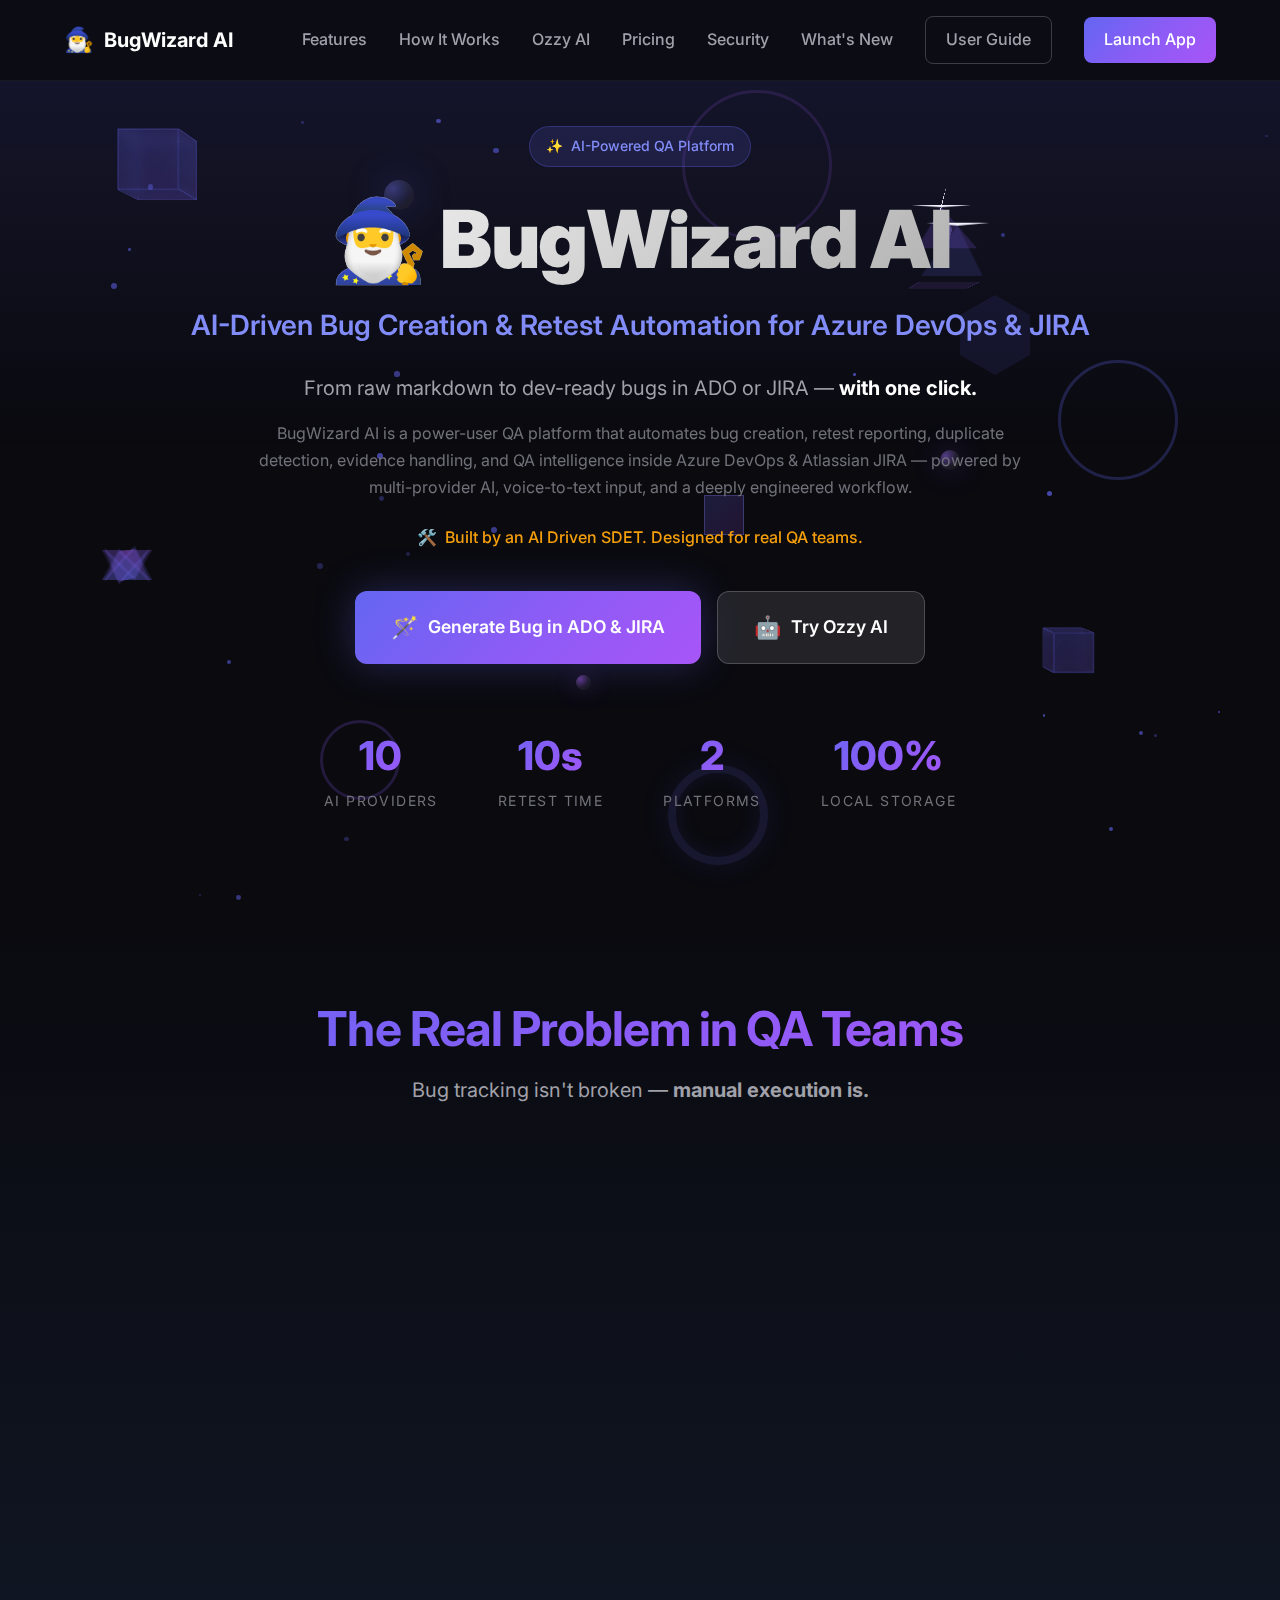
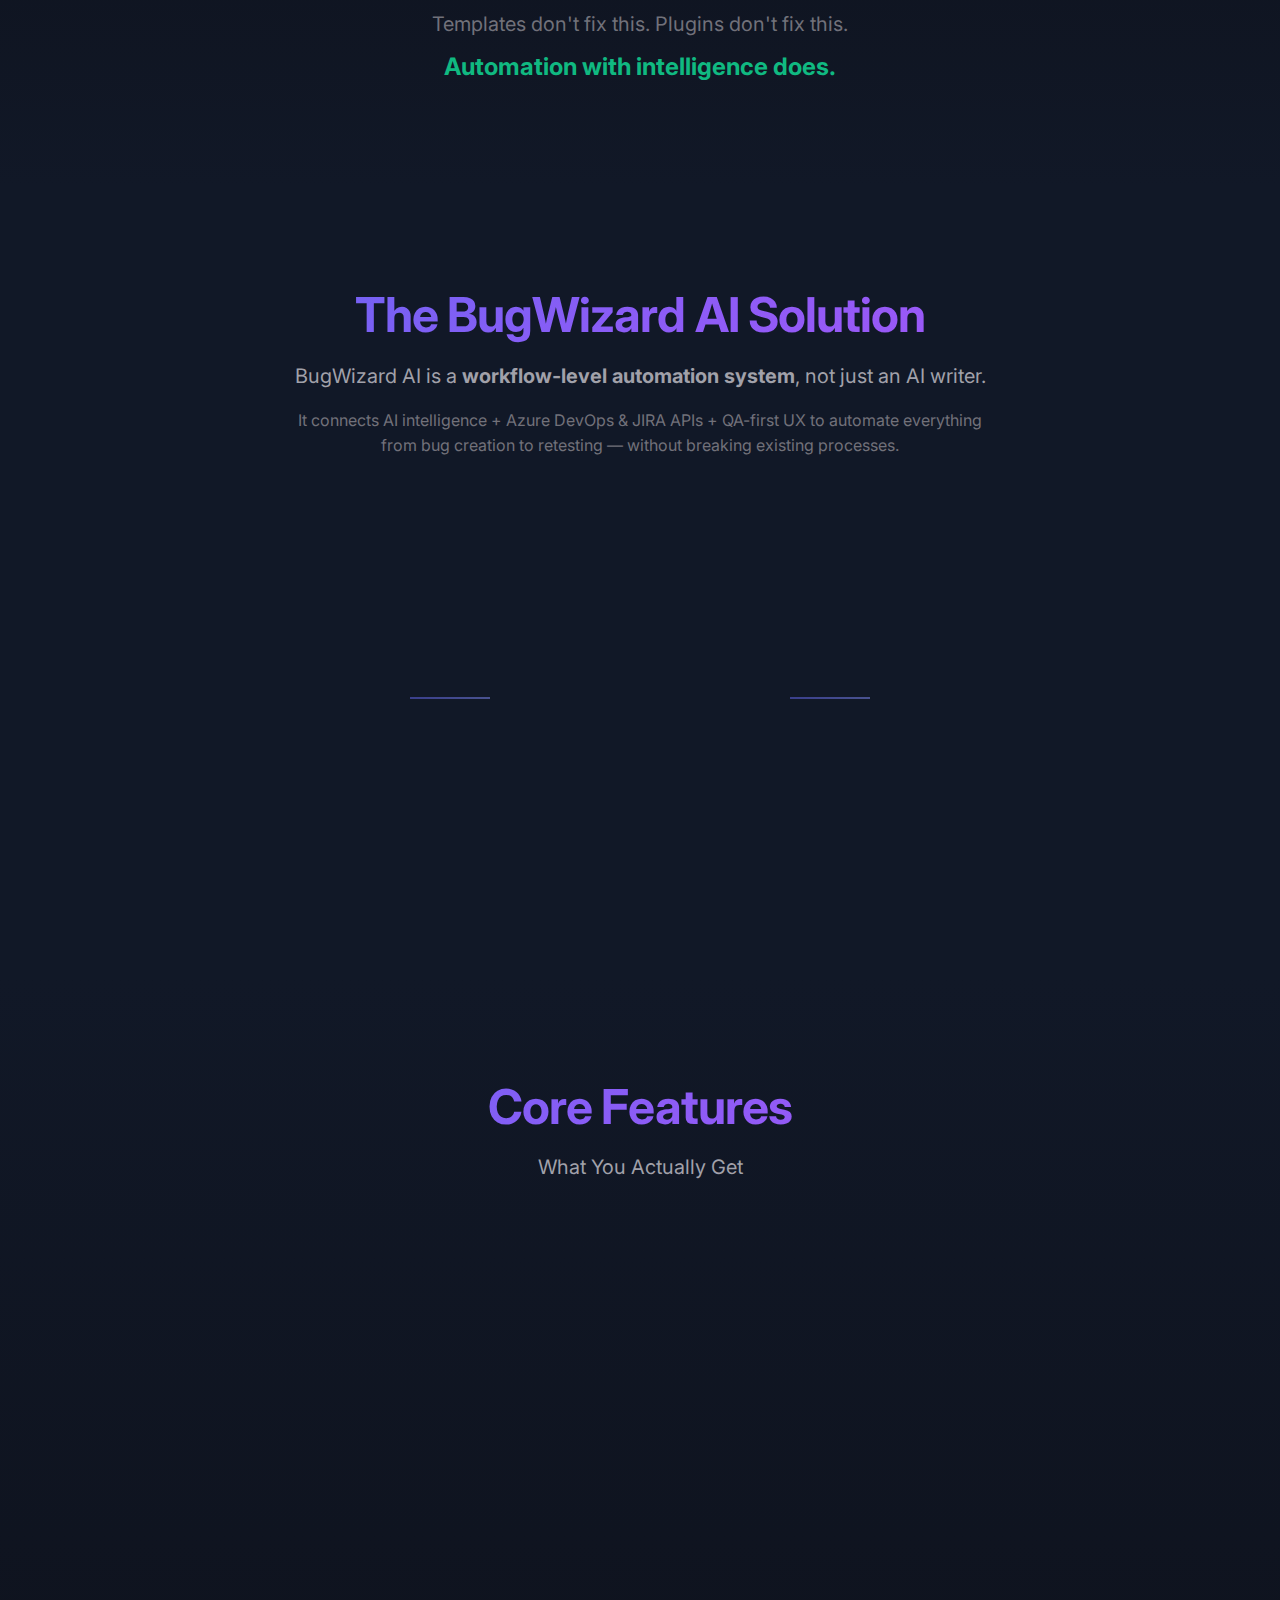
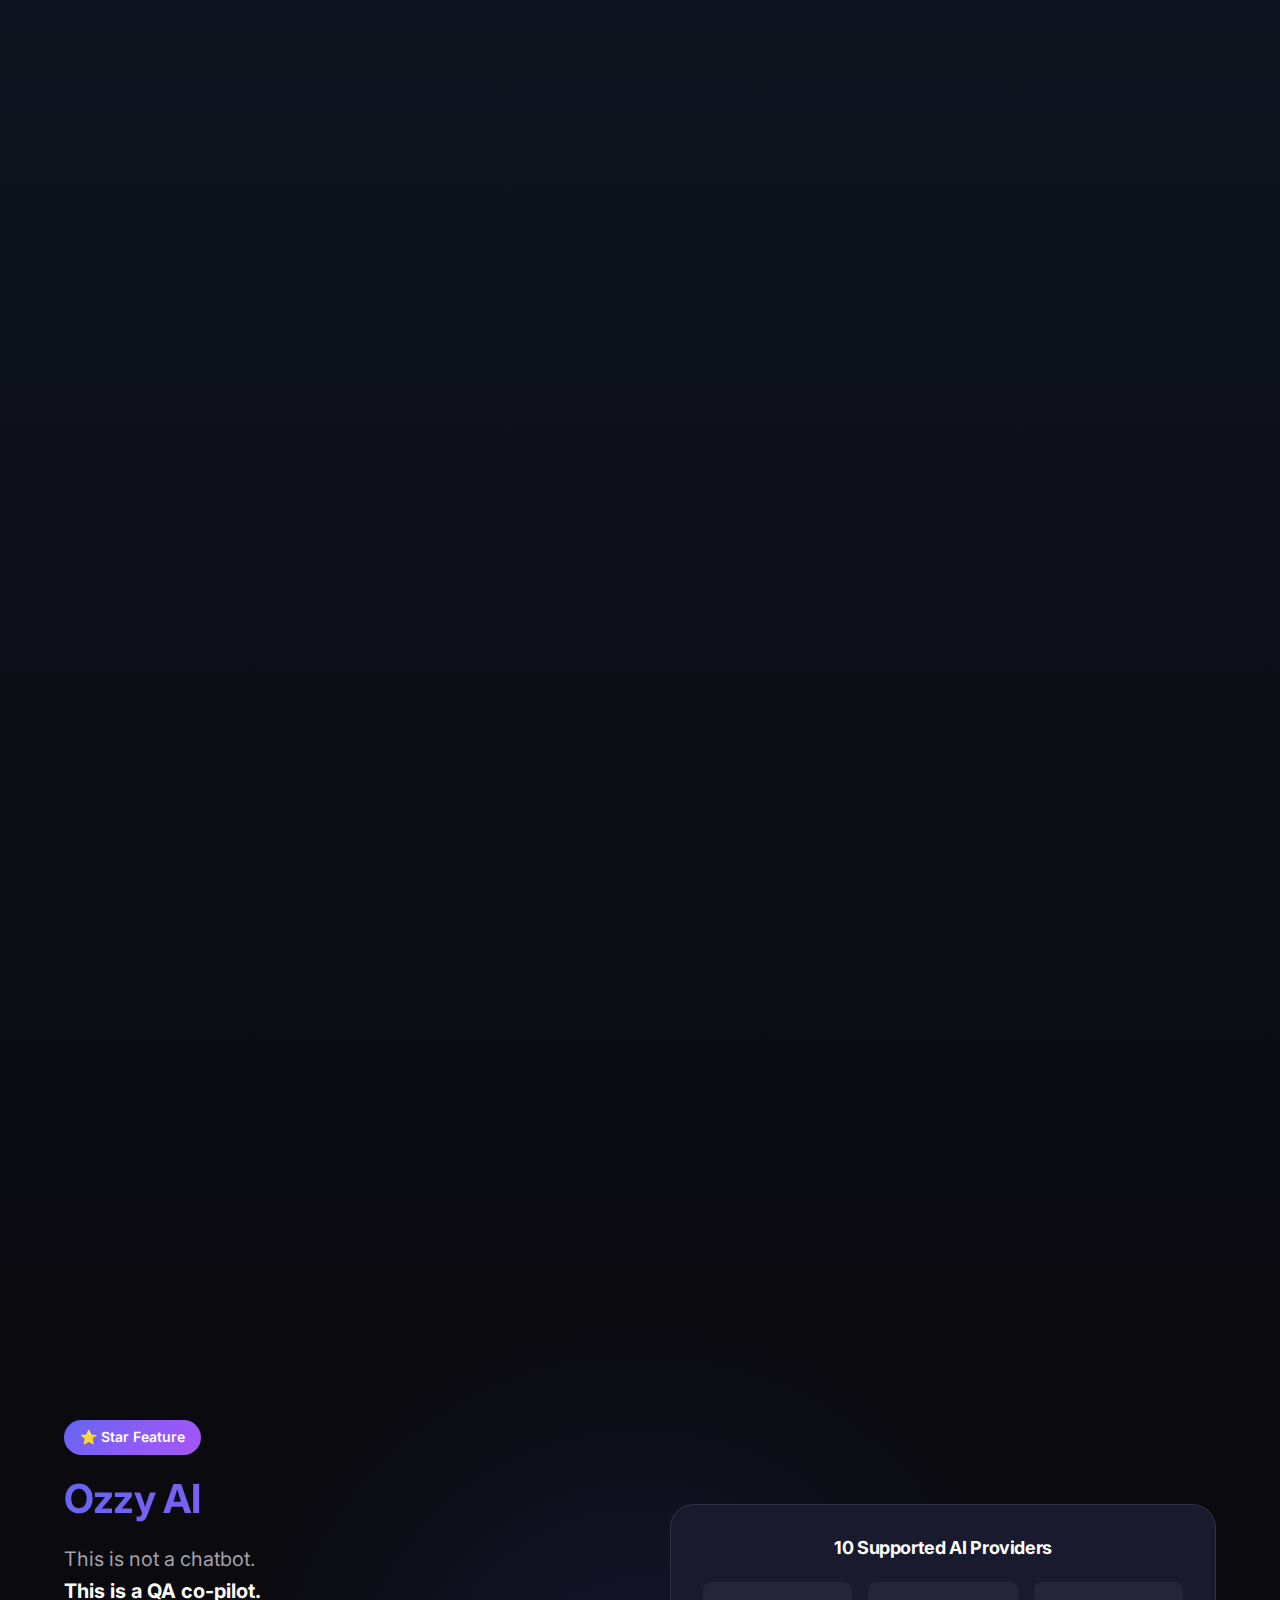
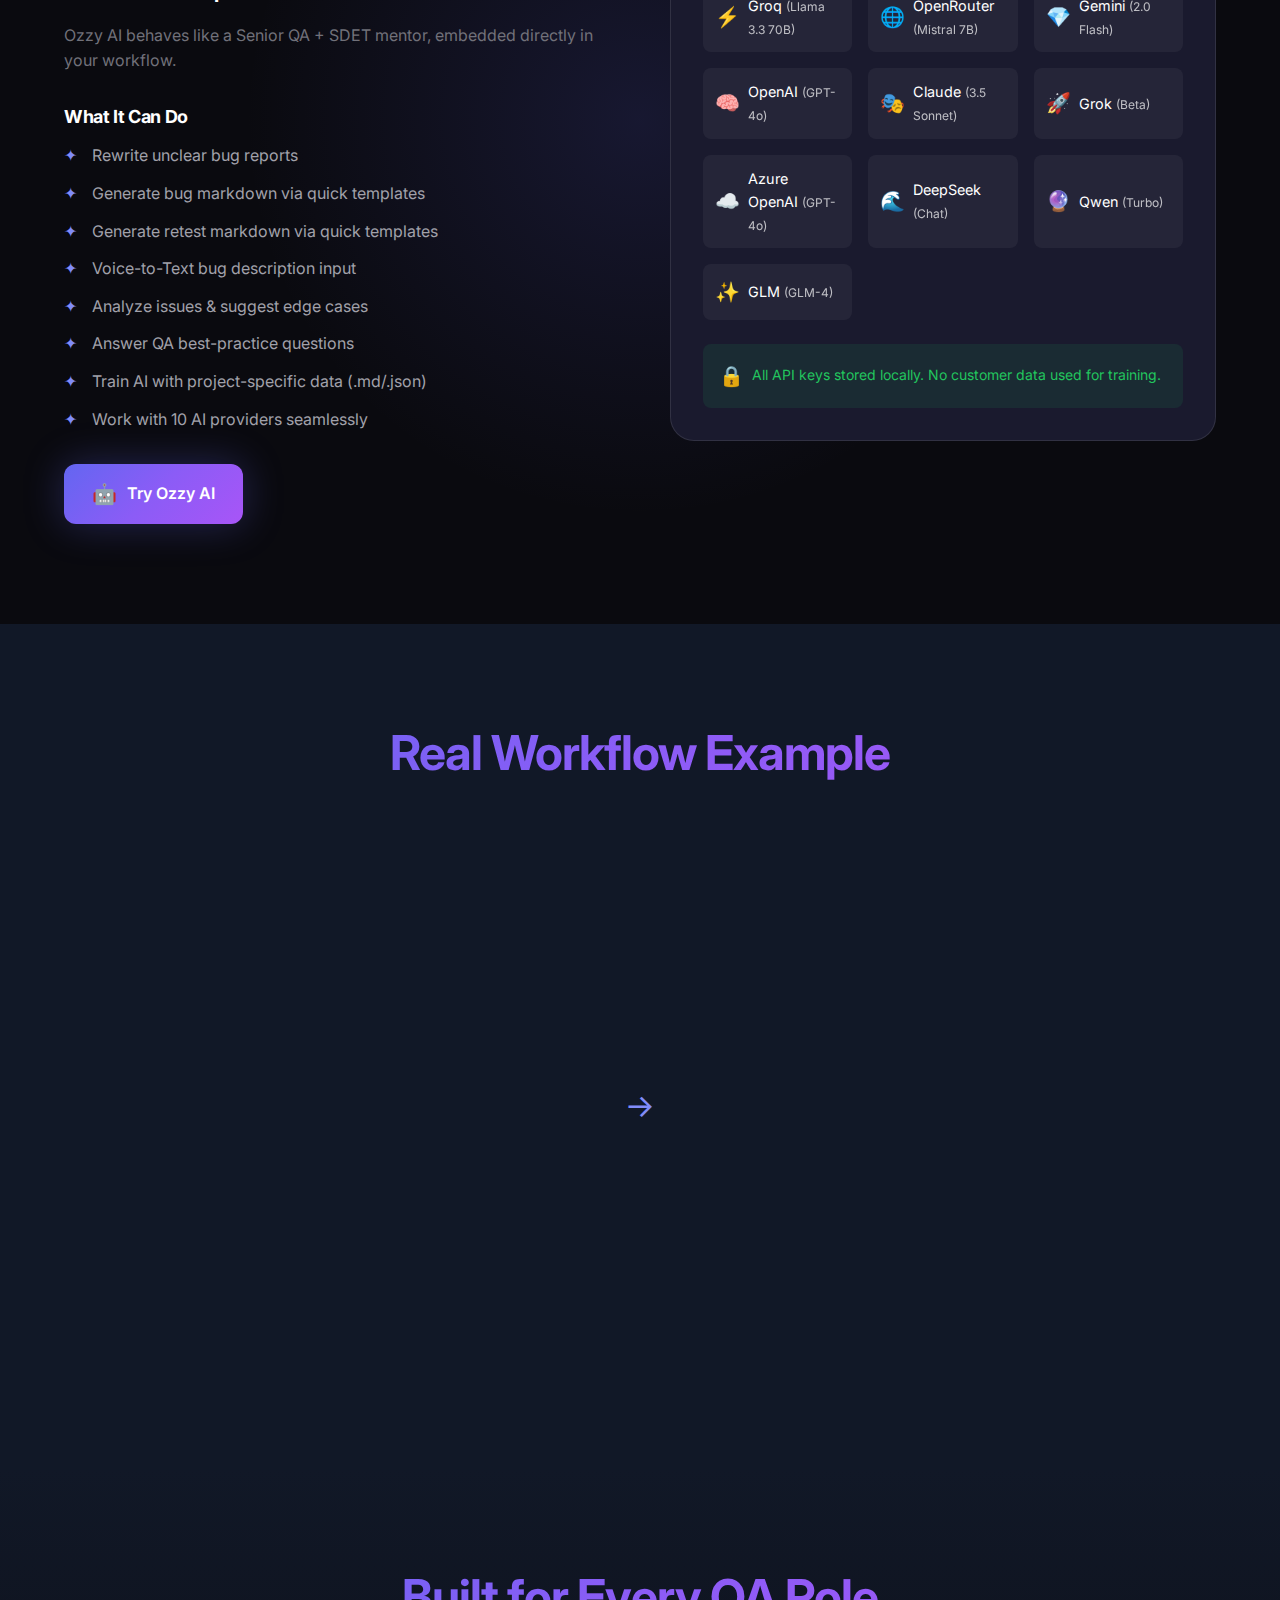
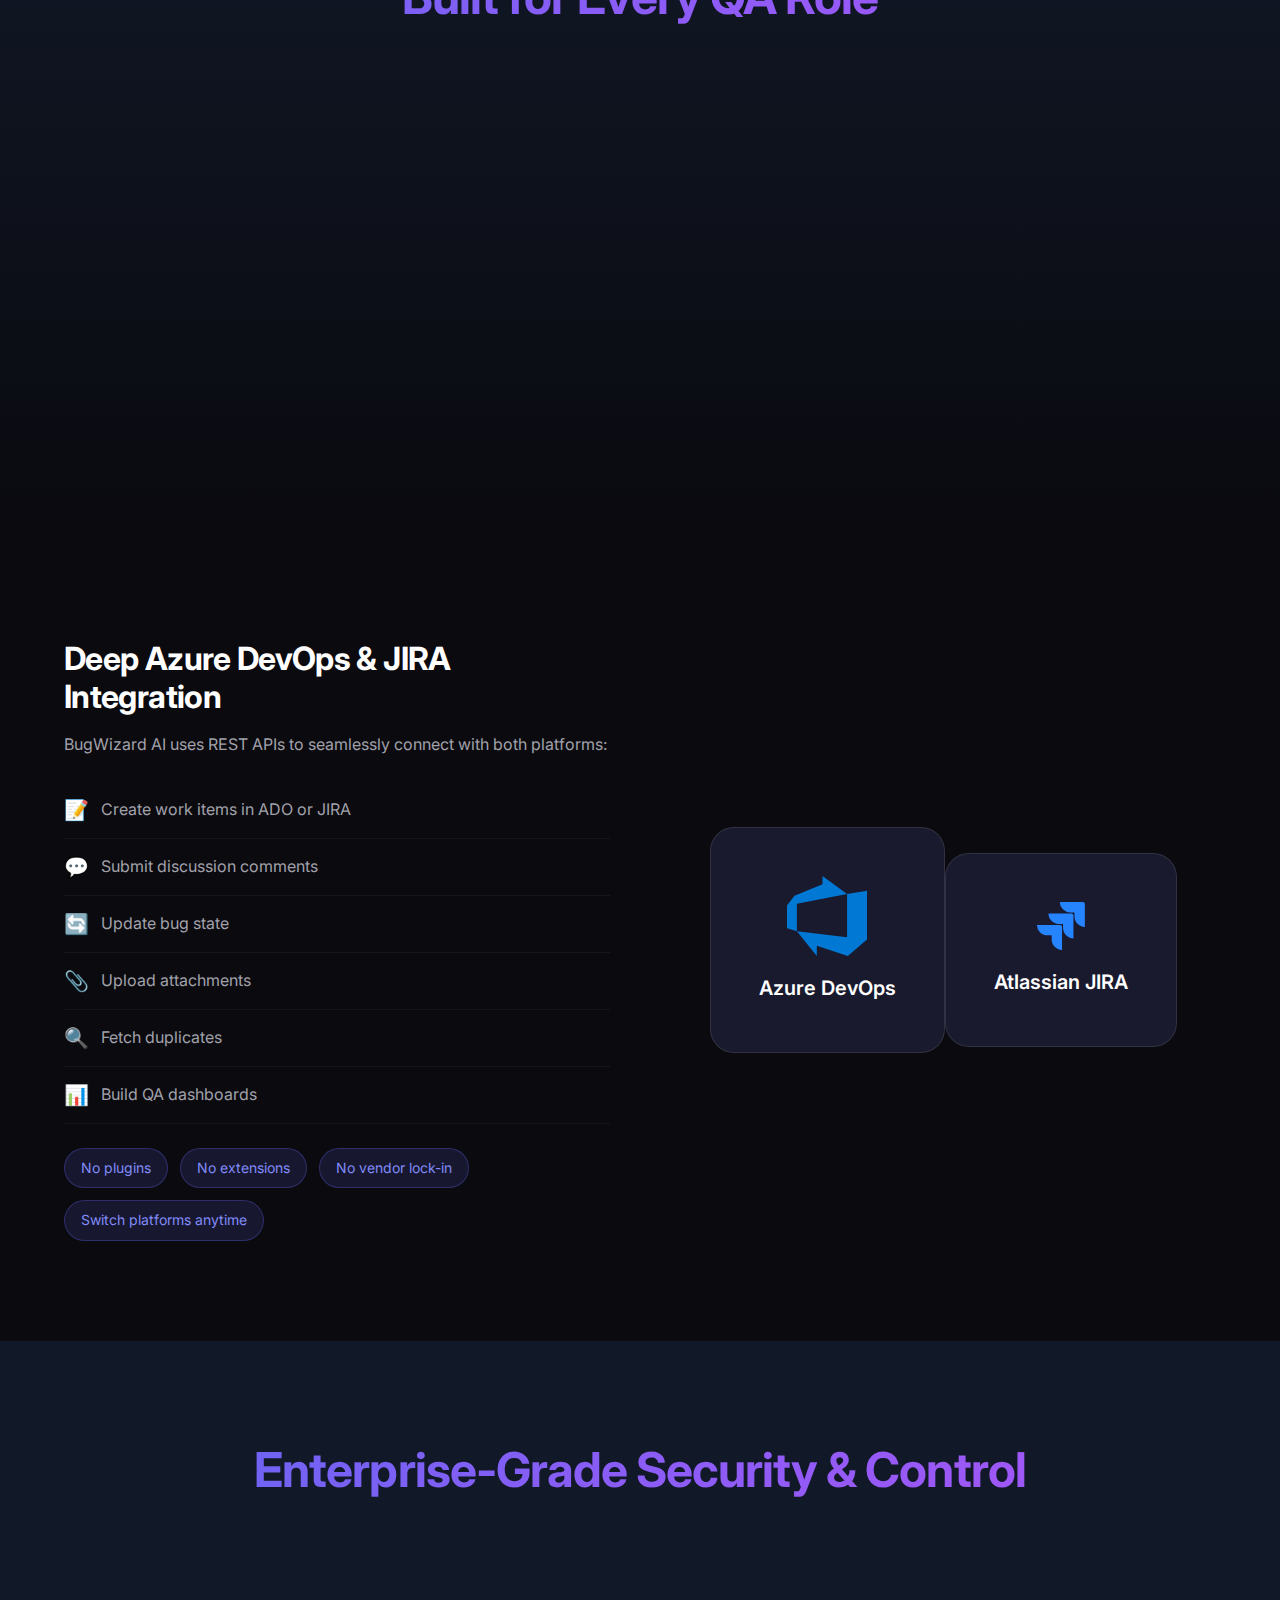
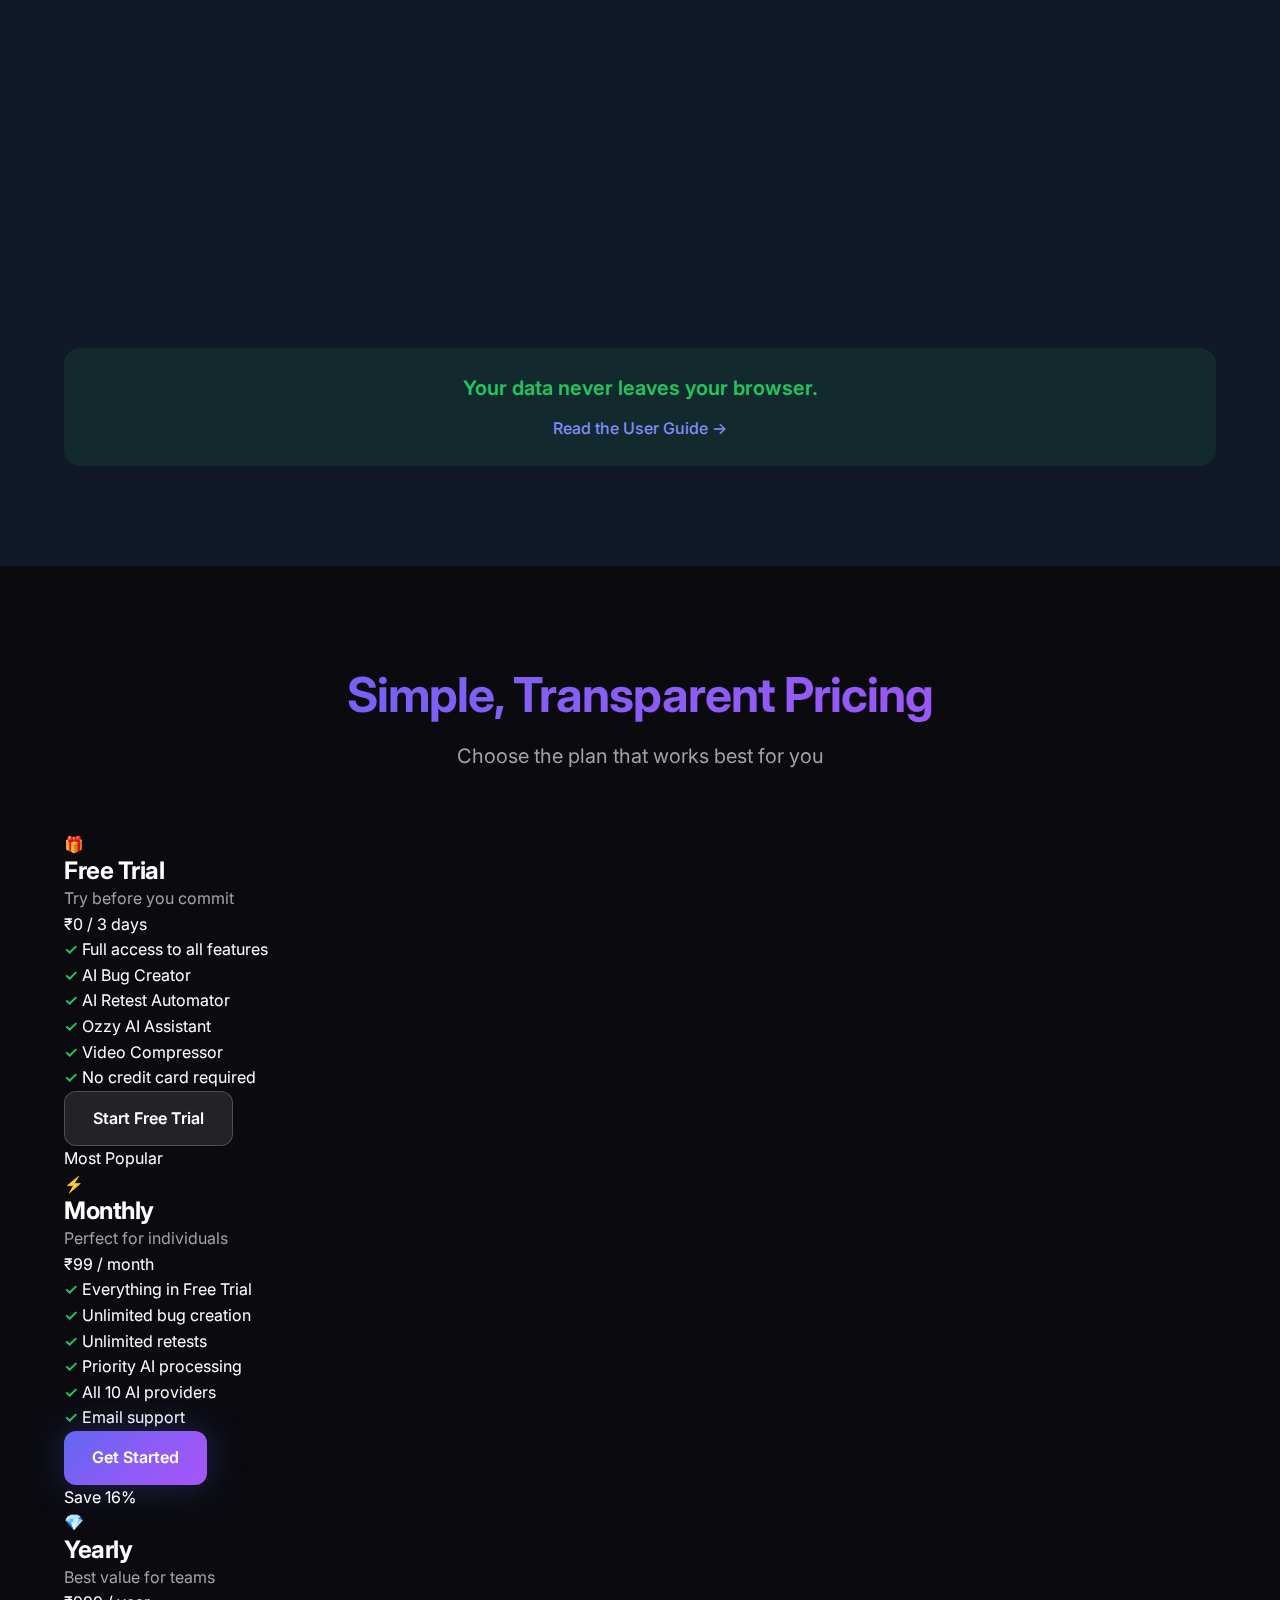
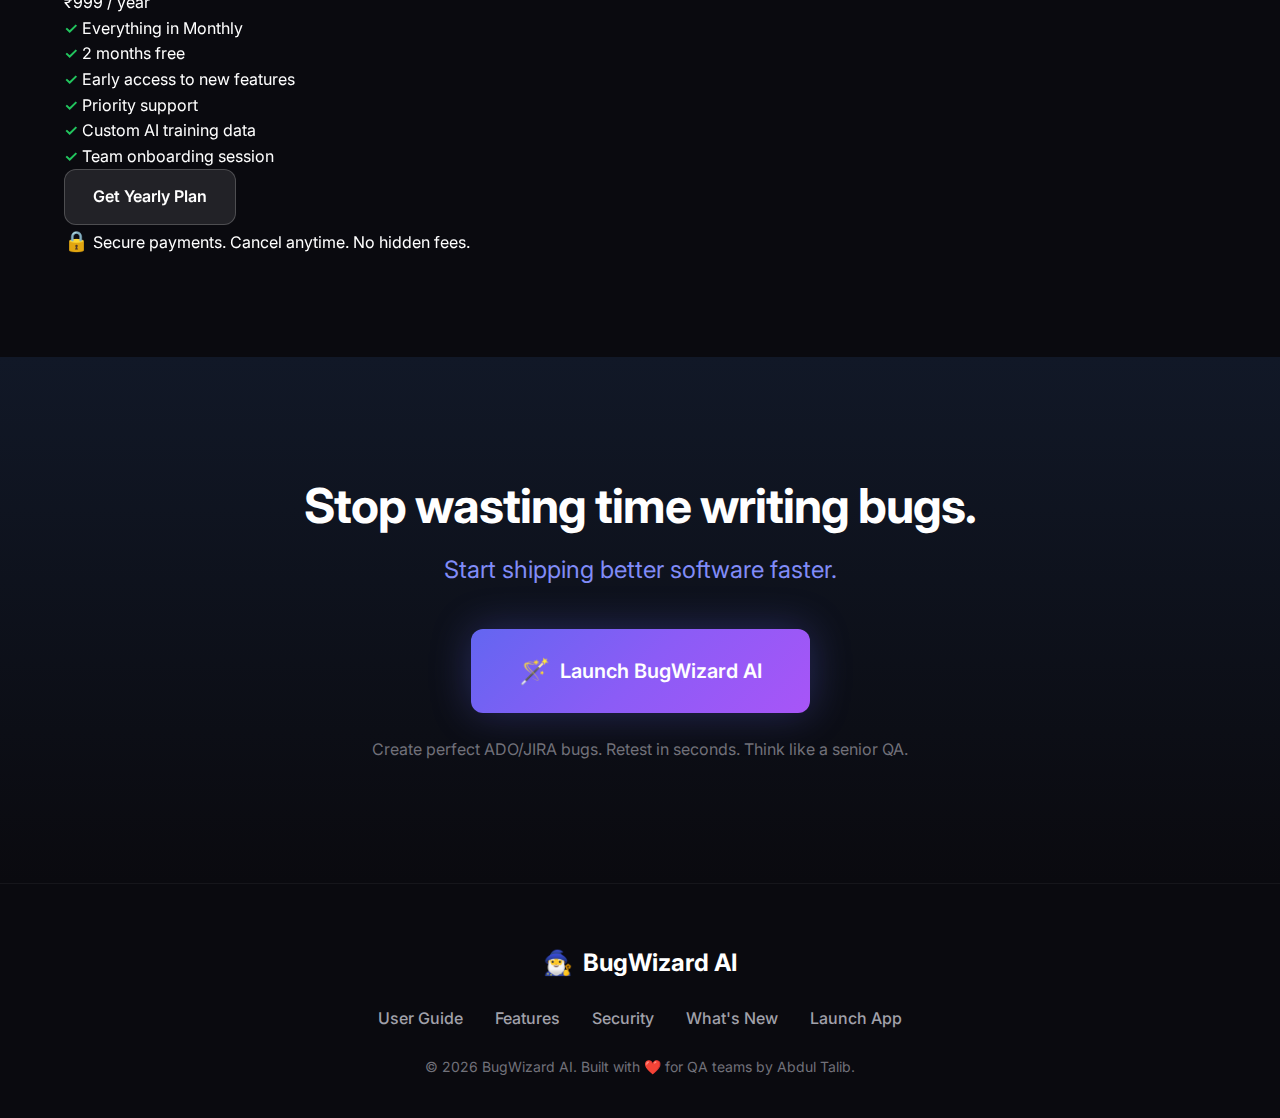
<file: index.html>
<!DOCTYPE html>
<html lang="en">
<head>
    <meta charset="UTF-8">
    <meta name="viewport" content="width=device-width, initial-scale=1.0">
    <title>BugWizard AI - AI-Driven Bug Creation & Retest Automation for Azure DevOps & JIRA</title>
    <meta name="description" content="From raw markdown to dev-ready bugs — with one click. BugWizard AI automates bug creation, retest reporting, duplicate detection, and QA intelligence inside Azure DevOps & Atlassian JIRA.">
    <meta name="keywords" content="BugWizard, AI, Azure DevOps, Bug Tracking, QA, Quality Assurance, Automation, Testing">
    <meta name="author" content="BugWizard AI">
    
    <!-- Open Graph -->
    <meta property="og:title" content="BugWizard AI - AI-Driven Bug Creation & Retest Automation for Azure DevOps & JIRA">
    <meta property="og:description" content="From raw markdown to dev-ready bugs — with one click. Multi-platform support for Azure DevOps & JIRA.">
    <meta property="og:type" content="website">
    
    <!-- Fonts -->
    <link rel="preconnect" href="https://fonts.googleapis.com">
    <link rel="preconnect" href="https://fonts.gstatic.com" crossorigin>
    <link href="https://fonts.googleapis.com/css2?family=Inter:wght@300;400;500;600;700;800;900&family=JetBrains+Mono:wght@400;500;600&display=swap" rel="stylesheet">
    
    <!-- Styles -->
    <link rel="stylesheet" href="styles.css">
</head>
<body>
    <!-- Navigation -->
    <nav class="navbar">
        <div class="nav-container">
            <a href="#" class="nav-logo">
                <span class="logo-icon">🧙‍♂️</span>
                <span class="logo-text">BugWizard AI</span>
            </a>
            <div class="nav-links">
                <a href="#features">Features</a>
                <a href="#how-it-works">How It Works</a>
                <a href="#ai-assistant">Ozzy AI</a>
                <a href="#pricing">Pricing</a>
                <a href="#security">Security</a>
                <a href="coming-soon.html">What's New</a>
                <a href="../USER_GUIDE_MANUAL.html" class="nav-btn-secondary">User Guide</a>
                <a href="coming-soon.html" class="nav-btn-primary">Launch App</a>
            </div>
            <button class="mobile-menu-btn" aria-label="Toggle menu">
                <span></span>
                <span></span>
                <span></span>
            </button>
        </div>
    </nav>

    <!-- Mobile Menu -->
    <div class="mobile-menu">
        <a href="#features">Features</a>
        <a href="#how-it-works">How It Works</a>
        <a href="#ai-assistant">Ozzy AI</a>
        <a href="#pricing">Pricing</a>
        <a href="#security">Security</a>
        <a href="coming-soon.html">What's New</a>
        <a href="../USER_GUIDE_MANUAL.html">User Guide</a>
        <a href="coming-soon.html" class="nav-btn-primary">Launch App</a>
    </div>

    <!-- 3D Background Elements -->
    <div class="scene-3d" id="scene3d">
        <div class="shape-3d cube" data-speed="0.02">
            <div class="face front"></div>
            <div class="face back"></div>
            <div class="face right"></div>
            <div class="face left"></div>
            <div class="face top"></div>
            <div class="face bottom"></div>
        </div>
        <div class="shape-3d cube cube-2" data-speed="0.015">
            <div class="face front"></div>
            <div class="face back"></div>
            <div class="face right"></div>
            <div class="face left"></div>
            <div class="face top"></div>
            <div class="face bottom"></div>
        </div>
        <div class="shape-3d pyramid" data-speed="0.025">
            <div class="face pyramid-base"></div>
            <div class="face pyramid-front"></div>
            <div class="face pyramid-back"></div>
            <div class="face pyramid-left"></div>
            <div class="face pyramid-right"></div>
        </div>
        <div class="shape-3d octahedron" data-speed="0.018">
            <div class="oct-top">
                <div class="face oct-face"></div>
                <div class="face oct-face"></div>
                <div class="face oct-face"></div>
                <div class="face oct-face"></div>
            </div>
            <div class="oct-bottom">
                <div class="face oct-face"></div>
                <div class="face oct-face"></div>
                <div class="face oct-face"></div>
                <div class="face oct-face"></div>
            </div>
        </div>
        <div class="shape-3d torus" data-speed="0.012"></div>
        <div class="shape-3d ring ring-1" data-speed="0.008"></div>
        <div class="shape-3d ring ring-2" data-speed="0.01"></div>
        <div class="shape-3d ring ring-3" data-speed="0.006"></div>
        <div class="shape-3d sphere sphere-1" data-speed="0.02"></div>
        <div class="shape-3d sphere sphere-2" data-speed="0.015"></div>
        <div class="shape-3d sphere sphere-3" data-speed="0.022"></div>
        <div class="shape-3d hexagon" data-speed="0.014"></div>
        <div class="shape-3d diamond" data-speed="0.016"></div>
    </div>

    <!-- Hero Section -->
    <header class="hero">
        <div class="hero-bg">
            <div class="hero-gradient"></div>
            <div class="hero-particles" id="particles"></div>
        </div>
        <div class="hero-content">
            <div class="hero-badge">
                <span class="badge-icon">✨</span>
                <span>AI-Powered QA Platform</span>
            </div>
            <h1 class="hero-title">
                <span class="hero-emoji">🧙‍♂️</span> BugWizard AI
            </h1>
            <p class="hero-subtitle">AI-Driven Bug Creation & Retest Automation for Azure DevOps & JIRA</p>
            <p class="hero-description">
                From raw markdown to dev-ready bugs in ADO or JIRA — <strong>with one click.</strong>
            </p>
            <p class="hero-tagline">
                BugWizard AI is a power-user QA platform that automates bug creation, retest reporting, 
                duplicate detection, evidence handling, and QA intelligence inside Azure DevOps & Atlassian JIRA — 
                powered by multi-provider AI, voice-to-text input, and a deeply engineered workflow.
            </p>
            <p class="hero-built-by">
                <span class="built-icon">🛠️</span> Built by an AI Driven SDET. Designed for real QA teams.
            </p>
            <div class="hero-cta">
                <a href="coming-soon.html" class="btn btn-primary btn-lg">
                    <span class="btn-icon">🪄</span>
                    Generate Bug in ADO & JIRA
                </a>
                <a href="#ai-assistant" class="btn btn-secondary btn-lg">
                    <span class="btn-icon">🤖</span>
                    Try Ozzy AI
                </a>
            </div>
            <div class="hero-stats">
                <div class="stat">
                    <span class="stat-value">10</span>
                    <span class="stat-label">AI Providers</span>
                </div>
                <div class="stat">
                    <span class="stat-value">10s</span>
                    <span class="stat-label">Retest Time</span>
                </div>
                <div class="stat">
                    <span class="stat-value">2</span>
                    <span class="stat-label">Platforms</span>
                </div>
                <div class="stat">
                    <span class="stat-value">100%</span>
                    <span class="stat-label">Local Storage</span>
                </div>
            </div>
        </div>
        <div class="hero-visual">
            <div class="code-window">
                <div class="code-header">
                    <div class="code-dots">
                        <span class="dot red"></span>
                        <span class="dot yellow"></span>
                        <span class="dot green"></span>
                    </div>
                    <span class="code-title">bug-report.md</span>
                </div>
                <div class="code-content">
                    <pre><code><span class="code-comment"># Bug Report</span>
<span class="code-key">Title:</span> Login crashes on iPad
<span class="code-key">Severity:</span> <span class="code-value">Critical</span>
<span class="code-key">Priority:</span> <span class="code-value">P1</span>
<span class="code-key">Device:</span> iPad Pro 12.9"
<span class="code-key">OS:</span> iPadOS 17.2

<span class="code-comment">## Repro Steps</span>
1. Open the app
2. Tap "Login"
3. Enter credentials
4. Tap "Submit"
<span class="code-error">→ App crashes</span>

<span class="code-success">✓ Parsed by BugWizard AI</span>
<span class="code-success">✓ Ready for Azure DevOps or JIRA</span></code></pre>
                </div>
            </div>
        </div>
    </header>

    <!-- Problem Section -->
    <section class="section problem-section">
        <div class="container">
            <div class="section-header">
                <h2 class="section-title">The Real Problem in QA Teams</h2>
                <p class="section-subtitle">Bug tracking isn't broken — <strong>manual execution is.</strong></p>
            </div>
            <div class="problem-grid">
                <div class="problem-card">
                    <span class="problem-icon">❌</span>
                    <h3>Rejected Bugs</h3>
                    <p>Because of unclear repro steps</p>
                </div>
                <div class="problem-card">
                    <span class="problem-icon">❌</span>
                    <h3>Inconsistent Formats</h3>
                    <p>Different bug formats across testers</p>
                </div>
                <div class="problem-card">
                    <span class="problem-icon">❌</span>
                    <h3>Manual Retests</h3>
                    <p>Comments written repeatedly</p>
                </div>
                <div class="problem-card">
                    <span class="problem-icon">❌</span>
                    <h3>Duplicate Bugs</h3>
                    <p>Created unknowingly</p>
                </div>
                <div class="problem-card">
                    <span class="problem-icon">❌</span>
                    <h3>Heavy Video Files</h3>
                    <p>Slowing down evidence sharing</p>
                </div>
                <div class="problem-card">
                    <span class="problem-icon">❌</span>
                    <h3>Junior Dependency</h3>
                    <p>Testers depend on QA leads for quality</p>
                </div>
            </div>
            <div class="problem-conclusion">
                <p>Templates don't fix this. Plugins don't fix this.</p>
                <p class="highlight">Automation with intelligence does.</p>
            </div>
        </div>
    </section>

    <!-- Solution Section -->
    <section class="section solution-section" id="how-it-works">
        <div class="container">
            <div class="section-header">
                <h2 class="section-title">The BugWizard AI Solution</h2>
                <p class="section-subtitle">
                    BugWizard AI is a <strong>workflow-level automation system</strong>, not just an AI writer.
                </p>
                <p class="section-description">
                    It connects AI intelligence + Azure DevOps & JIRA APIs + QA-first UX to automate everything 
                    from bug creation to retesting — without breaking existing processes.
                </p>
            </div>
            <div class="steps-container">
                <div class="step">
                    <div class="step-number">1</div>
                    <div class="step-content">
                        <h3>Paste your markdown</h3>
                        <p>BugWizard understands structured QA markdown — not random prompts.</p>
                    </div>
                    <div class="step-icon">📝</div>
                </div>
                <div class="step-connector"></div>
                <div class="step">
                    <div class="step-number">2</div>
                    <div class="step-content">
                        <h3>AI parses & validates</h3>
                        <p>Severity, priority, repro steps, device data, environment — extracted perfectly.</p>
                    </div>
                    <div class="step-icon">🤖</div>
                </div>
                <div class="step-connector"></div>
                <div class="step">
                    <div class="step-number">3</div>
                    <div class="step-content">
                        <h3>Push to Azure DevOps or JIRA</h3>
                        <p>Create bugs, submit comments, update status, attach evidence — via API.</p>
                    </div>
                    <div class="step-icon">🚀</div>
                </div>
            </div>
        </div>
    </section>

    <!-- Features Section -->
    <section class="section features-section" id="features">
        <div class="container">
            <div class="section-header">
                <h2 class="section-title">Core Features</h2>
                <p class="section-subtitle">What You Actually Get</p>
            </div>
            <div class="features-grid">
                <!-- Bug Creator -->
                <div class="feature-card featured">
                    <div class="feature-header">
                        <span class="feature-icon">🐛</span>
                        <div class="feature-badge">Developer's Nightmare 😨</div>
                    </div>
                    <h3>AI Bug Creator</h3>
                    <ul class="feature-list">
                        <li>Parses markdown bug reports</li>
                        <li>Auto-fills Azure DevOps or JIRA work items</li>
                        <li>Applies tags, severity, priority, app, market</li>
                        <li>Supports Area Path & Iteration Path</li>
                        <li>Duplicate detection before creation</li>
                        <li>Opens ADO/JIRA with prefilled bug for final submit</li>
                    </ul>
                    <div class="feature-result">
                        <span class="result-icon">✓</span>
                        Zero formatting mistakes. Zero missing fields.
                    </div>
                </div>

                <!-- Retest Automator -->
                <div class="feature-card featured">
                    <div class="feature-header">
                        <span class="feature-icon">🔄</span>
                        <div class="feature-badge success">Developer's Chill Mode 🤩</div>
                    </div>
                    <h3>AI Retest Automator</h3>
                    <ul class="feature-list">
                        <li>Paste retest markdown</li>
                        <li>Automatically adds formatted HTML comment</li>
                        <li>Updates bug state: Passed → Fixed, Failed → Failed</li>
                        <li>Appends device-specific tags</li>
                        <li>Opens updated bug instantly</li>
                    </ul>
                    <div class="feature-result">
                        <span class="result-icon">✓</span>
                        Retest reporting in under 10 seconds.
                    </div>
                </div>

                <!-- Duplicate Detector -->
                <div class="feature-card">
                    <div class="feature-header">
                        <span class="feature-icon">🔍</span>
                    </div>
                    <h3>Intelligent Duplicate Detector</h3>
                    <ul class="feature-list">
                        <li>Keyword-based semantic search</li>
                        <li>Uses top extracted keywords</li>
                        <li>Searches tagged bugs only for speed</li>
                        <li>Shows recent matches with metadata</li>
                        <li>One-click open in Azure DevOps or JIRA</li>
                    </ul>
                    <div class="feature-result">
                        <span class="result-icon">✓</span>
                        No more duplicate bugs polluting sprints.
                    </div>
                </div>

                <!-- Video Compressor -->
                <div class="feature-card">
                    <div class="feature-header">
                        <span class="feature-icon">🎬</span>
                    </div>
                    <h3>Video Compressor & Uploader</h3>
                    <ul class="feature-list">
                        <li>Compress large videos inside the browser</li>
                        <li>Target sizes: 10MB / 20MB / 30MB</li>
                        <li>Quality & resolution controls</li>
                        <li>Auto-upload to ADO/JIRA via Bug ID</li>
                        <li>Multiple attachments supported</li>
                    </ul>
                    <div class="feature-result">
                        <span class="result-icon">✓</span>
                        Evidence that developers actually download.
                    </div>
                </div>

                <!-- Activity Stats -->
                <div class="feature-card">
                    <div class="feature-header">
                        <span class="feature-icon">📊</span>
                    </div>
                    <h3>Activity Stats & Dashboard</h3>
                    <ul class="feature-list">
                        <li>Bugs created vs retested over time</li>
                        <li>Monthly activity summary</li>
                        <li>Interactive charts (Chart.js)</li>
                        <li>Persistent data across sessions</li>
                    </ul>
                    <div class="feature-result">
                        <span class="result-icon">✓</span>
                        Measurable QA productivity.
                    </div>
                </div>

                <!-- Power Tools -->
                <div class="feature-card">
                    <div class="feature-header">
                        <span class="feature-icon">🧪</span>
                    </div>
                    <h3>Power Tools Included</h3>
                    <ul class="feature-list">
                        <li>🚀 Launchpad - macOS-style app launcher</li>
                        <li>📋 Starter Template for quick bug reports</li>
                        <li>🎤 Voice-to-Text bug description input</li>
                        <li>🧠 Train AI with project-specific data</li>
                        <li>💻 Built-in terminal (25+ commands)</li>
                        <li>📄 PDF & Excel export, History (50 reports)</li>
                        <li>🎨 16 custom themes & PWA installable</li>
                    </ul>
                    <div class="feature-result">
                        <span class="result-icon">✓</span>
                        A complete QA command center.
                    </div>
                </div>

                <!-- API Flow Tester -->
                <div class="feature-card">
                    <div class="feature-header">
                        <span class="feature-icon">🔌</span>
                    </div>
                    <h3>API Flow Tester</h3>
                    <ul class="feature-list">
                        <li>Test REST APIs with all HTTP methods</li>
                        <li>Custom headers & request body</li>
                        <li>Latency testing & response analysis</li>
                        <li>Save requests to collections</li>
                        <li>Syntax-highlighted responses</li>
                    </ul>
                    <div class="feature-result">
                        <span class="result-icon">✓</span>
                        Debug APIs without leaving BugWizard.
                    </div>
                </div>

                <!-- History & Export -->
                <div class="feature-card">
                    <div class="feature-header">
                        <span class="feature-icon">📜</span>
                    </div>
                    <h3>History & Export</h3>
                    <ul class="feature-list">
                        <li>Save up to 50 bug reports</li>
                        <li>One-click reload & resubmit</li>
                        <li>Export to PDF & Excel</li>
                        <li>Test Credit Cards reference</li>
                        <li>Important Websites bookmarks</li>
                    </ul>
                    <div class="feature-result">
                        <span class="result-icon">✓</span>
                        Never lose your work again.
                    </div>
                </div>

                <!-- Launchpad -->
                <div class="feature-card">
                    <div class="feature-header">
                        <span class="feature-icon">🚀</span>
                    </div>
                    <h3>macOS-Style Launchpad</h3>
                    <ul class="feature-list">
                        <li>Quick access to all tools & features</li>
                        <li>3-page app grid with smooth navigation</li>
                        <li>Real-time search to filter apps</li>
                        <li>Swipe or click dots to navigate</li>
                        <li>Keyboard shortcuts supported</li>
                    </ul>
                    <div class="feature-result">
                        <span class="result-icon">✓</span>
                        Launch anything in one click.
                    </div>
                </div>
            </div>
        </div>
    </section>

    <!-- AI Assistant Section -->
    <section class="section ai-section" id="ai-assistant">
        <div class="container">
            <div class="ai-content">
                <div class="ai-text">
                    <div class="ai-badge">⭐ Star Feature</div>
                    <h2>Ozzy AI</h2>
                    <p class="ai-intro">
                        This is not a chatbot.<br>
                        <strong>This is a QA co-pilot.</strong>
                    </p>
                    <p class="ai-description">
                        Ozzy AI behaves like a Senior QA + SDET mentor, 
                        embedded directly in your workflow.
                    </p>
                    <div class="ai-capabilities">
                        <h4>What It Can Do</h4>
                        <ul>
                            <li>Rewrite unclear bug reports</li>
                            <li>Generate bug markdown via quick templates</li>
                            <li>Generate retest markdown via quick templates</li>
                            <li>Voice-to-Text bug description input</li>
                            <li>Analyze issues & suggest edge cases</li>
                            <li>Answer QA best-practice questions</li>
                            <li>Train AI with project-specific data (.md/.json)</li>
                            <li>Work with 10 AI providers seamlessly</li>
                        </ul>
                    </div>
                    <a href="coming-soon.html" class="btn btn-primary">
                        <span class="btn-icon">🤖</span>
                        Try Ozzy AI
                    </a>
                </div>
                <div class="ai-providers">
                    <h4>10 Supported AI Providers</h4>
                    <div class="providers-grid">
                        <div class="provider">
                            <span class="provider-icon">⚡</span>
                            <span>Groq <small>(Llama 3.3 70B)</small></span>
                        </div>
                        <div class="provider">
                            <span class="provider-icon">🌐</span>
                            <span>OpenRouter <small>(Mistral 7B)</small></span>
                        </div>
                        <div class="provider">
                            <span class="provider-icon">💎</span>
                            <span>Gemini <small>(2.0 Flash)</small></span>
                        </div>
                        <div class="provider">
                            <span class="provider-icon">🧠</span>
                            <span>OpenAI <small>(GPT-4o)</small></span>
                        </div>
                        <div class="provider">
                            <span class="provider-icon">🎭</span>
                            <span>Claude <small>(3.5 Sonnet)</small></span>
                        </div>
                        <div class="provider">
                            <span class="provider-icon">🚀</span>
                            <span>Grok <small>(Beta)</small></span>
                        </div>
                        <div class="provider">
                            <span class="provider-icon">☁️</span>
                            <span>Azure OpenAI <small>(GPT-4o)</small></span>
                        </div>
                        <div class="provider">
                            <span class="provider-icon">🌊</span>
                            <span>DeepSeek <small>(Chat)</small></span>
                        </div>
                        <div class="provider">
                            <span class="provider-icon">🔮</span>
                            <span>Qwen <small>(Turbo)</small></span>
                        </div>
                        <div class="provider">
                            <span class="provider-icon">✨</span>
                            <span>GLM <small>(GLM-4)</small></span>
                        </div>
                    </div>
                    <div class="providers-note">
                        <span class="note-icon">🔒</span>
                        All API keys stored locally. No customer data used for training.
                    </div>
                </div>
            </div>
        </div>
    </section>

    <!-- Before/After Section -->
    <section class="section comparison-section">
        <div class="container">
            <div class="section-header">
                <h2 class="section-title">Real Workflow Example</h2>
            </div>
            <div class="comparison-container">
                <div class="comparison-card before">
                    <div class="comparison-header">
                        <span class="comparison-icon">❌</span>
                        <h3>Before BugWizard AI</h3>
                    </div>
                    <div class="comparison-content">
                        <div class="example-bug">
                            <p class="bug-title">"Login crashes sometimes on iPad"</p>
                        </div>
                        <ul class="comparison-list">
                            <li><span class="x-icon">✗</span> No repro steps</li>
                            <li><span class="x-icon">✗</span> No device info</li>
                            <li><span class="x-icon">✗</span> No environment</li>
                            <li><span class="x-icon">✗</span> Back-and-forth comments</li>
                            <li><span class="x-icon">✗</span> Bug rejected or delayed</li>
                        </ul>
                    </div>
                </div>
                <div class="comparison-arrow">
                    <span>→</span>
                </div>
                <div class="comparison-card after">
                    <div class="comparison-header">
                        <span class="comparison-icon">✅</span>
                        <h3>After BugWizard AI</h3>
                    </div>
                    <div class="comparison-content">
                        <ul class="comparison-list success">
                            <li><span class="check-icon">✓</span> Structured title</li>
                            <li><span class="check-icon">✓</span> Severity & priority classified</li>
                            <li><span class="check-icon">✓</span> HTML repro steps</li>
                            <li><span class="check-icon">✓</span> Device, OS, app version mapped</li>
                            <li><span class="check-icon">✓</span> Evidence attached</li>
                            <li><span class="check-icon">✓</span> Tags auto-applied</li>
                            <li><span class="check-icon">✓</span> Dev-ready on first submission</li>
                        </ul>
                        <div class="outcome">
                            <span class="outcome-icon">🎯</span>
                            <strong>Outcome:</strong> Bug accepted immediately.
                        </div>
                    </div>
                </div>
            </div>
        </div>
    </section>

    <!-- Roles Section -->
    <section class="section roles-section">
        <div class="container">
            <div class="section-header">
                <h2 class="section-title">Built for Every QA Role</h2>
            </div>
            <div class="roles-grid">
                <div class="role-card">
                    <span class="role-icon">🧪</span>
                    <h3>Manual Testers</h3>
                    <ul>
                        <li>Write bugs like a senior</li>
                        <li>No formatting anxiety</li>
                        <li>Faster submissions</li>
                    </ul>
                </div>
                <div class="role-card">
                    <span class="role-icon">🤖</span>
                    <h3>Automation Engineers</h3>
                    <ul>
                        <li>Clean, consistent bug data</li>
                        <li>Easier automation mapping</li>
                        <li>API Flow Tester included</li>
                    </ul>
                </div>
                <div class="role-card">
                    <span class="role-icon">🧠</span>
                    <h3>QA Leads</h3>
                    <ul>
                        <li>Standardized reporting</li>
                        <li>Fewer reviews & rewrites</li>
                        <li>Team-wide quality consistency</li>
                    </ul>
                </div>
                <div class="role-card">
                    <span class="role-icon">📦</span>
                    <h3>Product & Engineering</h3>
                    <ul>
                        <li>Clear bugs in ADO or JIRA</li>
                        <li>Faster fixes</li>
                        <li>Less noise in your boards</li>
                    </ul>
                </div>
            </div>
        </div>
    </section>

    <!-- Integration Section -->
    <section class="section integration-section">
        <div class="container">
            <div class="integration-content">
                <div class="integration-text">
                    <h2>Deep Azure DevOps & JIRA Integration</h2>
                    <p>BugWizard AI uses REST APIs to seamlessly connect with both platforms:</p>
                    <ul class="integration-list">
                        <li><span class="api-icon">📝</span> Create work items in ADO or JIRA</li>
                        <li><span class="api-icon">💬</span> Submit discussion comments</li>
                        <li><span class="api-icon">🔄</span> Update bug state</li>
                        <li><span class="api-icon">📎</span> Upload attachments</li>
                        <li><span class="api-icon">🔍</span> Fetch duplicates</li>
                        <li><span class="api-icon">📊</span> Build QA dashboards</li>
                    </ul>
                    <div class="integration-badges">
                        <span class="badge">No plugins</span>
                        <span class="badge">No extensions</span>
                        <span class="badge">No vendor lock-in</span>
                        <span class="badge">Switch platforms anytime</span>
                    </div>
                </div>
                <div class="integration-visual">
                    <div class="ado-logo">
                        <svg viewBox="0 0 24 24" fill="currentColor">
                            <path d="M0 8.877L2.247 5.91l8.405-3.416V.022l7.37 5.393L2.966 8.338v8.225L0 15.707zm24-4.45v14.651l-5.753 4.9-9.303-3.057v3.056l-5.978-7.416 15.057 1.798V5.415z"/>
                        </svg>
                        <span>Azure DevOps</span>
                    </div>
                    <div class="ado-logo" style="margin-top: 20px;">
                        <svg viewBox="0 0 256 256" fill="currentColor" style="width: 48px; height: 48px;">
                            <path d="M244.658 0H121.707a55.502 55.502 0 0 0 55.502 55.502h22.649V77.37c.02 30.625 24.841 55.447 55.466 55.502V10.666C255.324 4.777 250.55 0 244.658 0z" fill="#2684FF"/>
                            <path d="M183.822 61.262H60.872c.019 30.625 24.84 55.447 55.466 55.502h22.649v21.868c.02 30.597 24.798 55.408 55.39 55.502V71.928c0-5.891-4.776-10.666-10.555-10.666z" fill="#2684FF"/>
                            <path d="M122.951 122.489H0c0 30.653 24.85 55.502 55.502 55.502h22.72v21.868c.02 30.597 24.798 55.408 55.39 55.502V133.156c0-5.891-4.776-10.667-10.661-10.667z" fill="#2684FF"/>
                        </svg>
                        <span>Atlassian JIRA</span>
                    </div>
                </div>
            </div>
        </div>
    </section>

    <!-- Security Section -->
    <section class="section security-section" id="security">
        <div class="container">
            <div class="section-header">
                <h2 class="section-title">Enterprise-Grade Security & Control</h2>
            </div>
            <div class="security-grid">
                <div class="security-card">
                    <span class="security-icon">🔐</span>
                    <h4>SHA-256 Protected</h4>
                    <p>Access code protection</p>
                </div>
                <div class="security-card">
                    <span class="security-icon">🔐</span>
                    <h4>Local-Only Storage</h4>
                    <p>PAT never leaves your browser</p>
                </div>
                <div class="security-card">
                    <span class="security-icon">🔐</span>
                    <h4>Role-Based Settings</h4>
                    <p>Developer-specific controls</p>
                </div>
                <div class="security-card">
                    <span class="security-icon">🔐</span>
                    <h4>No Cloud Storage</h4>
                    <p>Your bugs stay with you</p>
                </div>
                <div class="security-card">
                    <span class="security-icon">🔐</span>
                    <h4>GDPR Compliant</h4>
                    <p>Cookie consent included</p>
                </div>
                <div class="security-card">
                    <span class="security-icon">🔐</span>
                    <h4>PWA Offline Support</h4>
                    <p>Works without internet</p>
                </div>
            </div>
            <div class="security-note">
                <span class="note-highlight">Your data never leaves your browser.</span>
                <a href="../USER_GUIDE_MANUAL.html" class="security-link">Read the User Guide →</a>
            </div>
        </div>
    </section>

    <!-- Pricing Section -->
    <section class="section pricing-section" id="pricing">
        <div class="container">
            <div class="section-header">
                <h2 class="section-title">Simple, Transparent Pricing</h2>
                <p class="section-subtitle">Choose the plan that works best for you</p>
            </div>
            <div class="pricing-grid">
                <!-- Free Trial -->
                <div class="pricing-card">
                    <div class="pricing-header">
                        <span class="pricing-icon">🎁</span>
                        <h3>Free Trial</h3>
                        <p class="pricing-tagline">Try before you commit</p>
                    </div>
                    <div class="pricing-price">
                        <span class="price-amount">₹0</span>
                        <span class="price-period">/ 3 days</span>
                    </div>
                    <ul class="pricing-features">
                        <li><span class="check-icon">✓</span> Full access to all features</li>
                        <li><span class="check-icon">✓</span> AI Bug Creator</li>
                        <li><span class="check-icon">✓</span> AI Retest Automator</li>
                        <li><span class="check-icon">✓</span> Ozzy AI Assistant</li>
                        <li><span class="check-icon">✓</span> Video Compressor</li>
                        <li><span class="check-icon">✓</span> No credit card required</li>
                    </ul>
                    <a href="coming-soon.html" class="btn btn-secondary btn-pricing">
                        Start Free Trial
                    </a>
                </div>

                <!-- Monthly Plan -->
                <div class="pricing-card featured">
                    <div class="pricing-badge">Most Popular</div>
                    <div class="pricing-header">
                        <span class="pricing-icon">⚡</span>
                        <h3>Monthly</h3>
                        <p class="pricing-tagline">Perfect for individuals</p>
                    </div>
                    <div class="pricing-price">
                        <span class="price-amount">₹99</span>
                        <span class="price-period">/ month</span>
                    </div>
                    <ul class="pricing-features">
                        <li><span class="check-icon">✓</span> Everything in Free Trial</li>
                        <li><span class="check-icon">✓</span> Unlimited bug creation</li>
                        <li><span class="check-icon">✓</span> Unlimited retests</li>
                        <li><span class="check-icon">✓</span> Priority AI processing</li>
                        <li><span class="check-icon">✓</span> All 10 AI providers</li>
                        <li><span class="check-icon">✓</span> Email support</li>
                    </ul>
                    <a href="coming-soon.html" class="btn btn-primary btn-pricing">
                        Get Started
                    </a>
                </div>

                <!-- Yearly Plan -->
                <div class="pricing-card">
                    <div class="pricing-badge savings">Save 16%</div>
                    <div class="pricing-header">
                        <span class="pricing-icon">💎</span>
                        <h3>Yearly</h3>
                        <p class="pricing-tagline">Best value for teams</p>
                    </div>
                    <div class="pricing-price">
                        <span class="price-amount">₹999</span>
                        <span class="price-period">/ year</span>
                    </div>
                    <ul class="pricing-features">
                        <li><span class="check-icon">✓</span> Everything in Monthly</li>
                        <li><span class="check-icon">✓</span> 2 months free</li>
                        <li><span class="check-icon">✓</span> Early access to new features</li>
                        <li><span class="check-icon">✓</span> Priority support</li>
                        <li><span class="check-icon">✓</span> Custom AI training data</li>
                        <li><span class="check-icon">✓</span> Team onboarding session</li>
                    </ul>
                    <a href="coming-soon.html" class="btn btn-secondary btn-pricing">
                        Get Yearly Plan
                    </a>
                </div>
            </div>
            <div class="pricing-note">
                <span class="note-icon">🔒</span>
                <span>Secure payments. Cancel anytime. No hidden fees.</span>
            </div>
        </div>
    </section>

    <!-- Final CTA Section -->
    <section class="section cta-section">
        <div class="container">
            <div class="cta-content">
                <h2>Stop wasting time writing bugs.</h2>
                <p class="cta-subtitle">Start shipping better software faster.</p>
                <a href="coming-soon.html" class="btn btn-primary btn-xl">
                    <span class="btn-icon">🪄</span>
                    Launch BugWizard AI
                </a>
                <p class="cta-tagline">
                    Create perfect ADO/JIRA bugs. Retest in seconds. Think like a senior QA.
                </p>
            </div>
        </div>
    </section>

    <!-- Footer -->
    <footer class="footer">
        <div class="container">
            <div class="footer-content">
                <div class="footer-brand">
                    <span class="logo-icon">🧙‍♂️</span>
                    <span class="logo-text">BugWizard AI</span>
                </div>
                <div class="footer-links">
                    <a href="../USER_GUIDE_MANUAL.html">User Guide</a>
                    <a href="#features">Features</a>
                    <a href="#security">Security</a>
                    <a href="coming-soon.html">What's New</a>
                    <a href="coming-soon.html">Launch App</a>
                </div>
                <p class="footer-copyright">
                    © 2026 BugWizard AI. Built with ❤️ for QA teams by <a href="https://www.linkedin.com/in/abdultalib751/" target="_blank" rel="noopener noreferrer">Abdul Talib</a>.
                </p>
            </div>
        </div>
    </footer>

    <script src="script.js"></script>
</body>
</html>
</file>
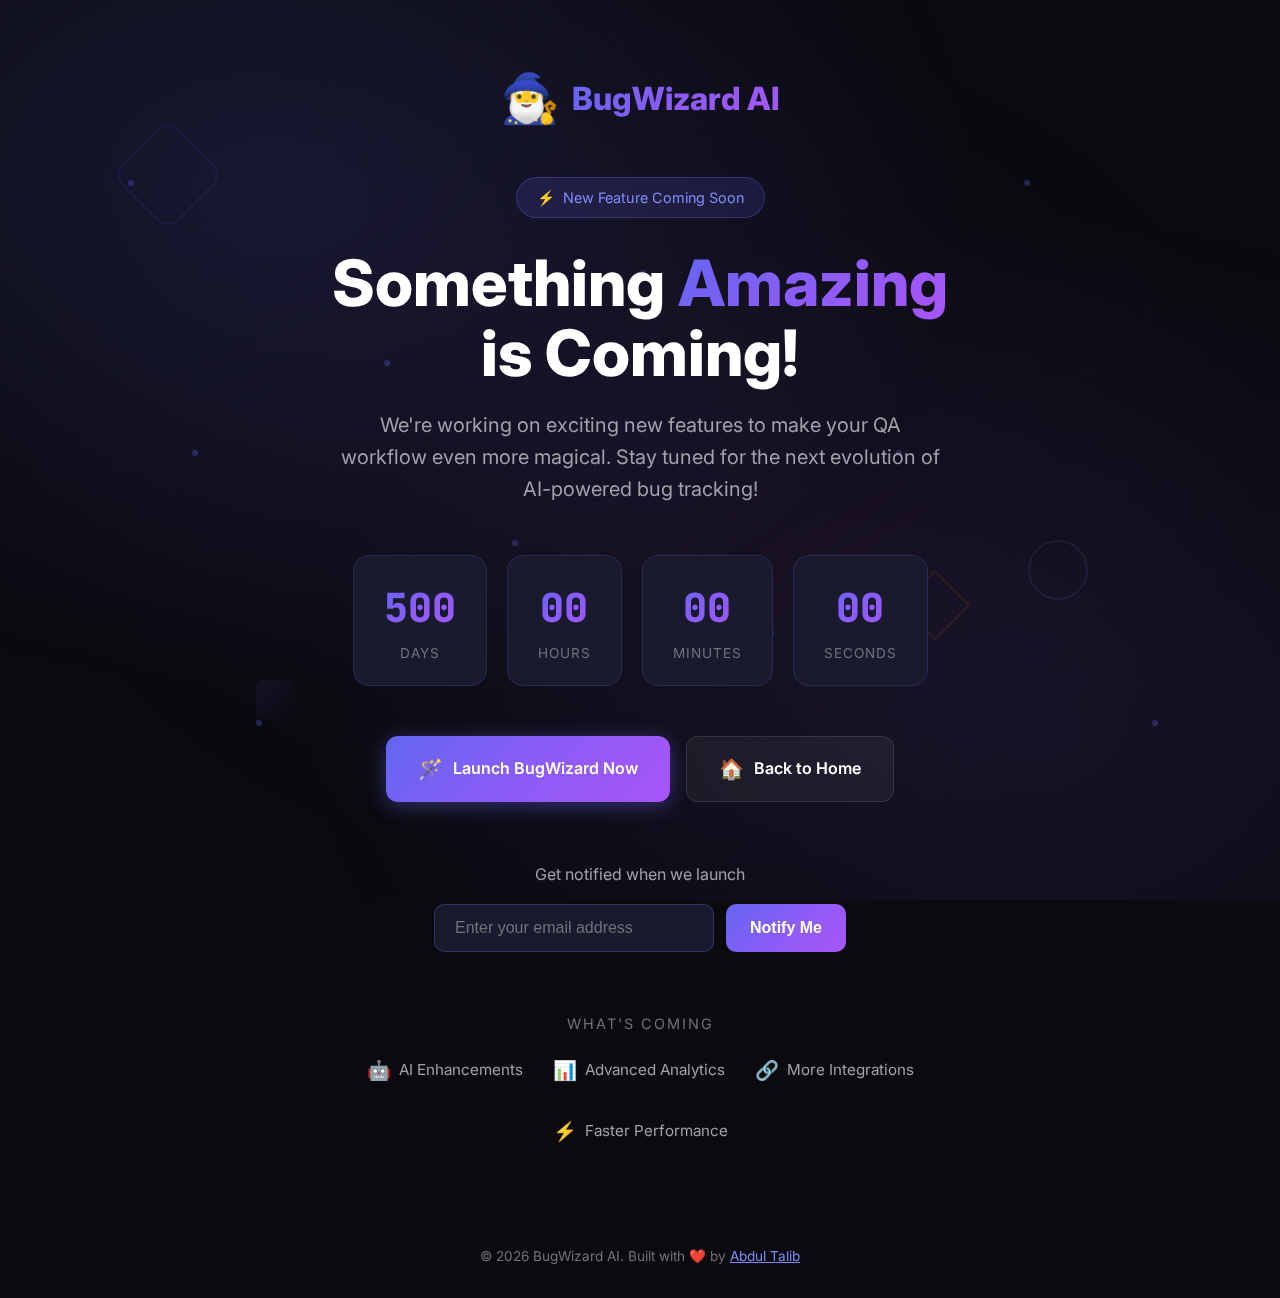
<file: coming-soon.html>
<!DOCTYPE html>
<html lang="en">
<head>
    <meta charset="UTF-8">
    <meta name="viewport" content="width=device-width, initial-scale=1.0">
    <title>Coming Soon - BugWizard AI</title>
    <meta name="description" content="Something amazing is coming! BugWizard AI - The next generation of AI-powered QA automation for Azure DevOps & JIRA.">
    <meta name="keywords" content="BugWizard, AI, Azure DevOps, JIRA, Bug Tracking, QA, Coming Soon">
    <meta name="author" content="BugWizard AI">
    
    <!-- Open Graph -->
    <meta property="og:title" content="Coming Soon - BugWizard AI">
    <meta property="og:description" content="Something amazing is coming! AI-powered QA automation for Azure DevOps & JIRA.">
    <meta property="og:type" content="website">
    
    <!-- Fonts -->
    <link rel="preconnect" href="https://fonts.googleapis.com">
    <link rel="preconnect" href="https://fonts.gstatic.com" crossorigin>
    <link href="https://fonts.googleapis.com/css2?family=Inter:wght@300;400;500;600;700;800;900&family=JetBrains+Mono:wght@400;500;600&display=swap" rel="stylesheet">
    
    <style>
        /* CSS Variables */
        :root {
            --primary: #6366f1;
            --primary-dark: #4f46e5;
            --primary-light: #818cf8;
            --secondary: #10b981;
            --accent: #f59e0b;
            --bg-primary: #0a0a0f;
            --bg-secondary: #111827;
            --bg-card: #1a1a2e;
            --text-primary: #ffffff;
            --text-secondary: #a1a1aa;
            --text-muted: #71717a;
            --gradient-primary: linear-gradient(135deg, #6366f1 0%, #8b5cf6 50%, #a855f7 100%);
            --shadow-glow: 0 0 40px rgba(99, 102, 241, 0.3);
        }

        *, *::before, *::after {
            box-sizing: border-box;
            margin: 0;
            padding: 0;
        }

        html, body {
            height: 100%;
        }

        body {
            font-family: 'Inter', -apple-system, BlinkMacSystemFont, 'Segoe UI', Roboto, sans-serif;
            background-color: var(--bg-primary);
            color: var(--text-primary);
            line-height: 1.6;
            overflow-x: hidden;
            display: flex;
            flex-direction: column;
            align-items: center;
            justify-content: flex-start;
            min-height: 100vh;
            position: relative;
        }

        /* Animated Background */
        .bg-gradient {
            position: fixed;
            top: 0;
            left: 0;
            right: 0;
            bottom: 0;
            background: 
                radial-gradient(ellipse at 20% 20%, rgba(99, 102, 241, 0.15) 0%, transparent 50%),
                radial-gradient(ellipse at 80% 80%, rgba(139, 92, 246, 0.1) 0%, transparent 50%),
                radial-gradient(ellipse at 50% 50%, rgba(168, 85, 247, 0.05) 0%, transparent 70%);
            pointer-events: none;
            z-index: 0;
        }

        /* Floating Particles */
        .particles {
            position: fixed;
            top: 0;
            left: 0;
            width: 100%;
            height: 100%;
            pointer-events: none;
            z-index: 1;
            overflow: hidden;
        }

        .particle {
            position: absolute;
            width: 6px;
            height: 6px;
            background: var(--primary);
            border-radius: 50%;
            opacity: 0.3;
            animation: float 20s infinite ease-in-out;
        }

        .particle:nth-child(1) { left: 10%; top: 20%; animation-delay: 0s; animation-duration: 25s; }
        .particle:nth-child(2) { left: 20%; top: 80%; animation-delay: 2s; animation-duration: 20s; }
        .particle:nth-child(3) { left: 30%; top: 40%; animation-delay: 4s; animation-duration: 22s; }
        .particle:nth-child(4) { left: 40%; top: 60%; animation-delay: 1s; animation-duration: 18s; }
        .particle:nth-child(5) { left: 50%; top: 30%; animation-delay: 3s; animation-duration: 24s; }
        .particle:nth-child(6) { left: 60%; top: 70%; animation-delay: 5s; animation-duration: 21s; }
        .particle:nth-child(7) { left: 70%; top: 50%; animation-delay: 2s; animation-duration: 19s; }
        .particle:nth-child(8) { left: 80%; top: 20%; animation-delay: 4s; animation-duration: 23s; }
        .particle:nth-child(9) { left: 90%; top: 80%; animation-delay: 1s; animation-duration: 26s; }
        .particle:nth-child(10) { left: 15%; top: 50%; animation-delay: 3s; animation-duration: 20s; }

        @keyframes float {
            0%, 100% {
                transform: translateY(0) rotate(0deg);
                opacity: 0.3;
            }
            25% {
                transform: translateY(-100px) rotate(90deg);
                opacity: 0.6;
            }
            50% {
                transform: translateY(-50px) rotate(180deg);
                opacity: 0.3;
            }
            75% {
                transform: translateY(-150px) rotate(270deg);
                opacity: 0.5;
            }
        }

        /* Floating 3D Shapes */
        .floating-shapes {
            position: fixed;
            top: 0;
            left: 0;
            width: 100%;
            height: 100%;
            pointer-events: none;
            z-index: 1;
        }

        .shape {
            position: absolute;
            opacity: 0.1;
            animation: floatShape 15s infinite ease-in-out;
        }

        .shape-1 {
            top: 15%;
            left: 10%;
            width: 80px;
            height: 80px;
            border: 2px solid var(--primary);
            border-radius: 20%;
            transform: rotate(45deg);
            animation-delay: 0s;
        }

        .shape-2 {
            top: 60%;
            right: 15%;
            width: 60px;
            height: 60px;
            border: 2px solid var(--primary-light);
            border-radius: 50%;
            animation-delay: 5s;
        }

        .shape-3 {
            bottom: 20%;
            left: 20%;
            width: 40px;
            height: 40px;
            background: linear-gradient(135deg, var(--primary) 0%, transparent 100%);
            border-radius: 8px;
            animation-delay: 2s;
        }

        .shape-4 {
            top: 30%;
            right: 10%;
            width: 100px;
            height: 100px;
            border: 1px solid rgba(139, 92, 246, 0.3);
            border-radius: 30%;
            animation-delay: 8s;
        }

        .shape-5 {
            bottom: 30%;
            right: 25%;
            width: 50px;
            height: 50px;
            border: 2px solid var(--accent);
            transform: rotate(45deg);
            animation-delay: 3s;
        }

        @keyframes floatShape {
            0%, 100% {
                transform: translateY(0) rotate(0deg);
            }
            50% {
                transform: translateY(-30px) rotate(180deg);
            }
        }

        /* Main Content */
        .content {
            position: relative;
            z-index: 10;
            text-align: center;
            padding: 40px;
            padding-top: 60px;
            margin-top: 0;
            max-width: 800px;
        }

        /* Logo */
        .logo {
            display: flex;
            align-items: center;
            justify-content: center;
            gap: 12px;
            margin-bottom: 40px;
            animation: fadeInDown 1s ease;
        }

        .logo-icon {
            font-size: 3rem;
            animation: pulse 2s infinite ease-in-out;
        }

        .logo-text {
            font-size: 2rem;
            font-weight: 800;
            background: var(--gradient-primary);
            -webkit-background-clip: text;
            -webkit-text-fill-color: transparent;
            background-clip: text;
        }

        @keyframes pulse {
            0%, 100% { transform: scale(1); }
            50% { transform: scale(1.1); }
        }

        /* Badge */
        .badge {
            display: inline-flex;
            align-items: center;
            gap: 8px;
            padding: 8px 20px;
            background: rgba(99, 102, 241, 0.15);
            border: 1px solid rgba(99, 102, 241, 0.3);
            border-radius: 50px;
            font-size: 0.9rem;
            color: var(--primary-light);
            margin-bottom: 30px;
            animation: fadeIn 1s ease 0.3s backwards;
        }

        .badge-icon {
            animation: spin 3s linear infinite;
        }

        @keyframes spin {
            from { transform: rotate(0deg); }
            to { transform: rotate(360deg); }
        }

        /* Heading */
        h1 {
            font-size: clamp(2.5rem, 6vw, 4rem);
            font-weight: 800;
            margin-bottom: 20px;
            line-height: 1.1;
            animation: fadeIn 1s ease 0.5s backwards;
        }

        h1 span {
            background: var(--gradient-primary);
            -webkit-background-clip: text;
            -webkit-text-fill-color: transparent;
            background-clip: text;
        }

        /* Description */
        .description {
            font-size: 1.25rem;
            color: var(--text-secondary);
            margin-bottom: 50px;
            max-width: 600px;
            margin-left: auto;
            margin-right: auto;
            animation: fadeIn 1s ease 0.7s backwards;
        }

        /* Countdown Timer */
        .countdown {
            display: flex;
            justify-content: center;
            gap: 20px;
            margin-bottom: 50px;
            flex-wrap: wrap;
            animation: fadeIn 1s ease 0.9s backwards;
        }

        .countdown-item {
            background: var(--bg-card);
            border: 1px solid rgba(99, 102, 241, 0.2);
            border-radius: 16px;
            padding: 20px 30px;
            min-width: 100px;
            transition: all 0.3s ease;
        }

        .countdown-item:hover {
            transform: translateY(-5px);
            border-color: var(--primary);
            box-shadow: var(--shadow-glow);
        }

        .countdown-value {
            font-size: 2.5rem;
            font-weight: 800;
            background: var(--gradient-primary);
            -webkit-background-clip: text;
            -webkit-text-fill-color: transparent;
            background-clip: text;
            display: block;
            font-family: 'JetBrains Mono', monospace;
        }

        .countdown-label {
            font-size: 0.85rem;
            color: var(--text-muted);
            text-transform: uppercase;
            letter-spacing: 1px;
        }

        /* CTA Buttons */
        .cta-container {
            display: flex;
            justify-content: center;
            gap: 16px;
            flex-wrap: wrap;
            animation: fadeIn 1s ease 1.1s backwards;
        }

        .btn {
            display: inline-flex;
            align-items: center;
            gap: 10px;
            padding: 16px 32px;
            border-radius: 12px;
            font-size: 1rem;
            font-weight: 600;
            cursor: pointer;
            transition: all 0.3s ease;
            text-decoration: none;
            border: none;
        }

        .btn-primary {
            background: var(--gradient-primary);
            color: white;
            box-shadow: 0 4px 20px rgba(99, 102, 241, 0.4);
        }

        .btn-primary:hover {
            transform: translateY(-3px);
            box-shadow: 0 8px 30px rgba(99, 102, 241, 0.5);
        }

        .btn-secondary {
            background: rgba(255, 255, 255, 0.05);
            color: var(--text-primary);
            border: 1px solid rgba(255, 255, 255, 0.1);
        }

        .btn-secondary:hover {
            background: rgba(255, 255, 255, 0.1);
            border-color: var(--primary);
            transform: translateY(-3px);
        }

        .btn-icon {
            font-size: 1.25rem;
        }

        /* Newsletter Form */
        .newsletter {
            margin-top: 60px;
            animation: fadeIn 1s ease 1.3s backwards;
        }

        .newsletter-title {
            font-size: 1rem;
            color: var(--text-secondary);
            margin-bottom: 16px;
        }

        .newsletter-form {
            display: flex;
            gap: 12px;
            justify-content: center;
            flex-wrap: wrap;
        }

        .newsletter-input {
            padding: 14px 20px;
            border-radius: 10px;
            border: 1px solid rgba(99, 102, 241, 0.3);
            background: var(--bg-card);
            color: var(--text-primary);
            font-size: 1rem;
            min-width: 280px;
            outline: none;
            transition: all 0.3s ease;
        }

        .newsletter-input::placeholder {
            color: var(--text-muted);
        }

        .newsletter-input:focus {
            border-color: var(--primary);
            box-shadow: 0 0 0 3px rgba(99, 102, 241, 0.2);
        }

        .newsletter-btn {
            padding: 14px 24px;
            background: var(--gradient-primary);
            color: white;
            border: none;
            border-radius: 10px;
            font-size: 1rem;
            font-weight: 600;
            cursor: pointer;
            transition: all 0.3s ease;
        }

        .newsletter-btn:hover {
            transform: translateY(-2px);
            box-shadow: 0 4px 20px rgba(99, 102, 241, 0.4);
        }

        /* Features Preview */
        .features-preview {
            margin-top: 60px;
            animation: fadeIn 1s ease 1.5s backwards;
        }

        .features-title {
            font-size: 0.9rem;
            color: var(--text-muted);
            text-transform: uppercase;
            letter-spacing: 2px;
            margin-bottom: 20px;
        }

        .features-list {
            display: flex;
            justify-content: center;
            gap: 30px;
            flex-wrap: wrap;
        }

        .feature-item {
            display: flex;
            align-items: center;
            gap: 8px;
            color: var(--text-secondary);
            font-size: 0.95rem;
        }

        .feature-icon {
            font-size: 1.2rem;
        }

        /* Footer */
        .footer {
            position: relative;
            margin-top: 60px;
            padding-bottom: 30px;
            text-align: center;
            color: var(--text-muted);
            font-size: 0.85rem;
            animation: fadeIn 1s ease 1.7s backwards;
        }

        .footer a {
            color: var(--primary-light);
            transition: color 0.3s ease;
        }

        .footer a:hover {
            color: var(--primary);
        }

        /* Animations */
        @keyframes fadeIn {
            from {
                opacity: 0;
                transform: translateY(20px);
            }
            to {
                opacity: 1;
                transform: translateY(0);
            }
        }

        @keyframes fadeInDown {
            from {
                opacity: 0;
                transform: translateY(-30px);
            }
            to {
                opacity: 1;
                transform: translateY(0);
            }
        }

        /* Responsive */
        @media (max-width: 768px) {
            .content {
                padding: 20px;
            }

            .countdown {
                gap: 12px;
            }

            .countdown-item {
                padding: 15px 20px;
                min-width: 80px;
            }

            .countdown-value {
                font-size: 1.8rem;
            }

            .newsletter-input {
                min-width: 100%;
            }

            .features-list {
                gap: 15px;
            }

            .btn {
                width: 100%;
                justify-content: center;
            }
        }

        /* Notification Toast */
        .toast {
            position: fixed;
            bottom: 80px;
            left: 50%;
            transform: translateX(-50%) translateY(100px);
            background: var(--bg-card);
            border: 1px solid var(--secondary);
            color: var(--text-primary);
            padding: 16px 24px;
            border-radius: 12px;
            font-size: 0.95rem;
            opacity: 0;
            transition: all 0.5s ease;
            z-index: 1000;
            display: flex;
            align-items: center;
            gap: 10px;
        }

        .toast.show {
            opacity: 1;
            transform: translateX(-50%) translateY(0);
        }

        .toast-icon {
            font-size: 1.25rem;
        }
    </style>
</head>
<body>
    <!-- Background Effects -->
    <div class="bg-gradient"></div>
    
    <!-- Floating Particles -->
    <div class="particles">
        <div class="particle"></div>
        <div class="particle"></div>
        <div class="particle"></div>
        <div class="particle"></div>
        <div class="particle"></div>
        <div class="particle"></div>
        <div class="particle"></div>
        <div class="particle"></div>
        <div class="particle"></div>
        <div class="particle"></div>
    </div>

    <!-- Floating Shapes -->
    <div class="floating-shapes">
        <div class="shape shape-1"></div>
        <div class="shape shape-2"></div>
        <div class="shape shape-3"></div>
        <div class="shape shape-4"></div>
        <div class="shape shape-5"></div>
    </div>

    <!-- Main Content -->
    <div class="content">
        <!-- Logo -->
        <div class="logo">
            <span class="logo-icon">🧙‍♂️</span>
            <span class="logo-text">BugWizard AI</span>
        </div>

        <!-- Badge -->
        <div class="badge">
            <span class="badge-icon">⚡</span>
            <span>New Feature Coming Soon</span>
        </div>

        <!-- Heading -->
        <h1>Something <span>Amazing</span><br>is Coming!</h1>

        <!-- Description -->
        <p class="description">
            We're working on exciting new features to make your QA workflow even more magical. 
            Stay tuned for the next evolution of AI-powered bug tracking!
        </p>

        <!-- Countdown Timer -->
        <div class="countdown">
            <div class="countdown-item">
                <span class="countdown-value" id="days">00</span>
                <span class="countdown-label">Days</span>
            </div>
            <div class="countdown-item">
                <span class="countdown-value" id="hours">00</span>
                <span class="countdown-label">Hours</span>
            </div>
            <div class="countdown-item">
                <span class="countdown-value" id="minutes">00</span>
                <span class="countdown-label">Minutes</span>
            </div>
            <div class="countdown-item">
                <span class="countdown-value" id="seconds">00</span>
                <span class="countdown-label">Seconds</span>
            </div>
        </div>

        <!-- CTA Buttons -->
        <div class="cta-container">
            <a href="#" class="btn btn-primary" onclick="showNotAvailable(); return false;">
                <span class="btn-icon">🪄</span>
                Launch BugWizard Now
            </a>
            <a href="index.html" class="btn btn-secondary">
                <span class="btn-icon">🏠</span>
                Back to Home
            </a>
        </div>

        <!-- Newsletter -->
        <div class="newsletter">
            <p class="newsletter-title">Get notified when we launch</p>
            <form class="newsletter-form" id="newsletterForm">
                <input type="email" class="newsletter-input" placeholder="Enter your email address" required id="emailInput">
                <button type="submit" class="newsletter-btn">Notify Me</button>
            </form>
        </div>

        <!-- Features Preview -->
        <div class="features-preview">
            <p class="features-title">What's Coming</p>
            <div class="features-list">
                <div class="feature-item">
                    <span class="feature-icon">🤖</span>
                    <span>AI Enhancements</span>
                </div>
                <div class="feature-item">
                    <span class="feature-icon">📊</span>
                    <span>Advanced Analytics</span>
                </div>
                <div class="feature-item">
                    <span class="feature-icon">🔗</span>
                    <span>More Integrations</span>
                </div>
                <div class="feature-item">
                    <span class="feature-icon">⚡</span>
                    <span>Faster Performance</span>
                </div>
            </div>
        </div>
    </div>

    <!-- Footer -->
    <footer class="footer">
        <p>© 2026 BugWizard AI. Built with ❤️ by <a href="https://www.linkedin.com/in/abdultalib751/" target="_blank" rel="noopener noreferrer">Abdul Talib</a></p>
    </footer>

    <!-- Toast Notification -->
    <div class="toast" id="toast">
        <span class="toast-icon">✅</span>
        <span>Thanks! We'll notify you when it's ready.</span>
    </div>

    <script>
        // Countdown Timer - Set to 30 days from now
        const launchDate = new Date();
        launchDate.setDate(launchDate.getDate() + 500);

        function updateCountdown() {
            const now = new Date();
            const diff = launchDate - now;

            if (diff <= 0) {
                document.getElementById('days').textContent = '00';
                document.getElementById('hours').textContent = '00';
                document.getElementById('minutes').textContent = '00';
                document.getElementById('seconds').textContent = '00';
                return;
            }

            const days = Math.floor(diff / (1000 * 60 * 60 * 24));
            const hours = Math.floor((diff % (1000 * 60 * 60 * 24)) / (1000 * 60 * 60));
            const minutes = Math.floor((diff % (1000 * 60 * 60)) / (1000 * 60));
            const seconds = Math.floor((diff % (1000 * 60)) / 1000);

            document.getElementById('days').textContent = String(days).padStart(2, '0');
            document.getElementById('hours').textContent = String(hours).padStart(2, '0');
            document.getElementById('minutes').textContent = String(minutes).padStart(2, '0');
            document.getElementById('seconds').textContent = String(seconds).padStart(2, '0');
        }

        // Update every second
        updateCountdown();
        setInterval(updateCountdown, 1000);

        // Newsletter Form
        document.getElementById('newsletterForm').addEventListener('submit', function(e) {
            e.preventDefault();
            const email = document.getElementById('emailInput').value;
            
            // Store email in localStorage (demo purposes)
            let subscribers = JSON.parse(localStorage.getItem('bugwizard_subscribers') || '[]');
            if (!subscribers.includes(email)) {
                subscribers.push(email);
                localStorage.setItem('bugwizard_subscribers', JSON.stringify(subscribers));
            }
            
            // Show toast
            const toast = document.getElementById('toast');
            toast.classList.add('show');
            
            // Clear input
            document.getElementById('emailInput').value = '';
            
            // Hide toast after 4 seconds
            setTimeout(() => {
                toast.classList.remove('show');
            }, 4000);
        });

        // Add some interactivity to particles
        document.addEventListener('mousemove', function(e) {
            const particles = document.querySelectorAll('.particle');
            const x = e.clientX / window.innerWidth;
            const y = e.clientY / window.innerHeight;
            
            particles.forEach((particle, index) => {
                const speed = (index + 1) * 0.5;
                const offsetX = (x - 0.5) * speed * 20;
                const offsetY = (y - 0.5) * speed * 20;
                particle.style.transform = `translate(${offsetX}px, ${offsetY}px)`;
            });
        });

        // Show not available toast
        function showNotAvailable() {
            const toast = document.getElementById('toast');
            toast.querySelector('span:last-child').textContent = '🚀 BugWizard AI will be available in very soon!';
            toast.querySelector('.toast-icon').textContent = '⏰';
            toast.classList.add('show');
            
            setTimeout(() => {
                toast.classList.remove('show');
                // Reset toast text
                setTimeout(() => {
                    toast.querySelector('span:last-child').textContent = "Thanks! We'll notify you when it's ready.";
                    toast.querySelector('.toast-icon').textContent = '✅';
                }, 500);
            }, 3000);
        }
    </script>
</body>
</html>
</file>
<file: styles.css>
/* ========================================
   BugWizard AI Landing Page Styles
   ======================================== */

/* CSS Variables */
:root {
    /* Colors */
    --primary: #6366f1;
    --primary-dark: #4f46e5;
    --primary-light: #818cf8;
    --secondary: #10b981;
    --secondary-dark: #059669;
    --accent: #f59e0b;
    --danger: #ef4444;
    --success: #22c55e;
    
    /* Neutrals */
    --gray-50: #f9fafb;
    --gray-100: #f3f4f6;
    --gray-200: #e5e7eb;
    --gray-300: #d1d5db;
    --gray-400: #9ca3af;
    --gray-500: #6b7280;
    --gray-600: #4b5563;
    --gray-700: #374151;
    --gray-800: #1f2937;
    --gray-900: #111827;
    --gray-950: #0a0a0f;
    
    /* Backgrounds */
    --bg-primary: #0a0a0f;
    --bg-secondary: #111827;
    --bg-card: #1a1a2e;
    --bg-card-hover: #242442;
    
    /* Text */
    --text-primary: #ffffff;
    --text-secondary: #a1a1aa;
    --text-muted: #71717a;
    
    /* Gradients */
    --gradient-primary: linear-gradient(135deg, #6366f1 0%, #8b5cf6 50%, #a855f7 100%);
    --gradient-hero: linear-gradient(180deg, rgba(99, 102, 241, 0.15) 0%, rgba(10, 10, 15, 0) 50%);
    --gradient-card: linear-gradient(180deg, rgba(99, 102, 241, 0.05) 0%, transparent 100%);
    
    /* Spacing */
    --section-padding: 100px;
    --container-max: 1200px;
    
    /* Border Radius */
    --radius-sm: 8px;
    --radius-md: 12px;
    --radius-lg: 16px;
    --radius-xl: 24px;
    
    /* Shadows */
    --shadow-sm: 0 2px 8px rgba(0, 0, 0, 0.3);
    --shadow-md: 0 4px 16px rgba(0, 0, 0, 0.4);
    --shadow-lg: 0 8px 32px rgba(0, 0, 0, 0.5);
    --shadow-glow: 0 0 40px rgba(99, 102, 241, 0.3);
    
    /* Transitions */
    --transition-fast: 0.15s ease;
    --transition-normal: 0.3s ease;
    --transition-slow: 0.5s ease;
}

/* Reset & Base */
*, *::before, *::after {
    box-sizing: border-box;
    margin: 0;
    padding: 0;
}

html {
    scroll-behavior: smooth;
    scroll-padding-top: 80px;
}

body {
    font-family: 'Inter', -apple-system, BlinkMacSystemFont, 'Segoe UI', Roboto, sans-serif;
    background-color: var(--bg-primary);
    color: var(--text-primary);
    line-height: 1.6;
    overflow-x: hidden;
}

/* Typography */
h1, h2, h3, h4, h5, h6 {
    font-weight: 700;
    line-height: 1.2;
    letter-spacing: -0.02em;
}

h1 { font-size: clamp(2.5rem, 5vw, 4rem); }
h2 { font-size: clamp(2rem, 4vw, 3rem); }
h3 { font-size: clamp(1.25rem, 2vw, 1.5rem); }
h4 { font-size: 1.125rem; }

p {
    color: var(--text-secondary);
}

a {
    color: inherit;
    text-decoration: none;
    transition: color var(--transition-fast);
}

ul {
    list-style: none;
}

/* Container */
.container {
    max-width: var(--container-max);
    margin: 0 auto;
    padding: 0 24px;
}

/* Section */
.section {
    padding: var(--section-padding) 0;
    position: relative;
}

.section-header {
    text-align: center;
    margin-bottom: 60px;
}

.section-title {
    margin-bottom: 16px;
    background: var(--gradient-primary);
    -webkit-background-clip: text;
    -webkit-text-fill-color: transparent;
    background-clip: text;
}

.section-subtitle {
    font-size: 1.25rem;
    color: var(--text-secondary);
}

.section-description {
    max-width: 700px;
    margin: 16px auto 0;
    color: var(--text-muted);
}

/* Buttons */
.btn {
    display: inline-flex;
    align-items: center;
    justify-content: center;
    gap: 10px;
    padding: 14px 28px;
    font-size: 1rem;
    font-weight: 600;
    border-radius: var(--radius-md);
    border: none;
    cursor: pointer;
    transition: all var(--transition-normal);
    text-decoration: none;
}

.btn-icon {
    font-size: 1.25em;
}

.btn-primary {
    background: var(--gradient-primary);
    color: white;
    box-shadow: var(--shadow-glow);
}

.btn-primary:hover {
    transform: translateY(-2px);
    box-shadow: 0 0 60px rgba(99, 102, 241, 0.5);
}

.btn-secondary {
    background: rgba(255, 255, 255, 0.1);
    color: white;
    border: 1px solid rgba(255, 255, 255, 0.2);
    backdrop-filter: blur(10px);
}

.btn-secondary:hover {
    background: rgba(255, 255, 255, 0.15);
    border-color: rgba(255, 255, 255, 0.3);
}

.btn-lg {
    padding: 18px 36px;
    font-size: 1.1rem;
}

.btn-xl {
    padding: 22px 48px;
    font-size: 1.25rem;
}

/* ========================================
   Navigation
   ======================================== */
.navbar {
    position: fixed;
    top: 0;
    left: 0;
    right: 0;
    z-index: 1000;
    padding: 16px 0;
    background: rgba(10, 10, 15, 0.8);
    backdrop-filter: blur(20px);
    border-bottom: 1px solid rgba(255, 255, 255, 0.05);
    transition: all var(--transition-normal);
}

.navbar.scrolled {
    padding: 12px 0;
    background: rgba(10, 10, 15, 0.95);
}

.nav-container {
    max-width: var(--container-max);
    margin: 0 auto;
    padding: 0 24px;
    display: flex;
    align-items: center;
    justify-content: space-between;
}

.nav-logo {
    display: flex;
    align-items: center;
    gap: 10px;
    font-size: 1.25rem;
    font-weight: 700;
}

.logo-icon {
    font-size: 1.5rem;
}

.nav-links {
    display: flex;
    align-items: center;
    gap: 32px;
}

.nav-links a {
    color: var(--text-secondary);
    font-weight: 500;
    transition: color var(--transition-fast);
}

.nav-links a:hover {
    color: var(--text-primary);
}

.nav-btn-secondary {
    padding: 10px 20px;
    border: 1px solid rgba(255, 255, 255, 0.2);
    border-radius: var(--radius-sm);
}

.nav-btn-secondary:hover {
    background: rgba(255, 255, 255, 0.1);
}

.nav-btn-primary {
    padding: 10px 20px;
    background: var(--gradient-primary);
    border-radius: var(--radius-sm);
    color: white !important;
}

.mobile-menu-btn {
    display: none;
    flex-direction: column;
    gap: 5px;
    background: none;
    border: none;
    cursor: pointer;
    padding: 5px;
}

.mobile-menu-btn span {
    display: block;
    width: 24px;
    height: 2px;
    background: white;
    transition: all var(--transition-fast);
}

.mobile-menu {
    display: none;
    position: fixed;
    top: 70px;
    left: 0;
    right: 0;
    background: var(--bg-secondary);
    padding: 24px;
    flex-direction: column;
    gap: 16px;
    z-index: 999;
    border-bottom: 1px solid rgba(255, 255, 255, 0.1);
}

.mobile-menu.active {
    display: flex;
}

.mobile-menu a {
    padding: 12px 0;
    color: var(--text-secondary);
    font-weight: 500;
    border-bottom: 1px solid rgba(255, 255, 255, 0.05);
}

/* ========================================
   Hero Section
   ======================================== */
.hero {
    min-height: 100vh;
    display: flex;
    align-items: center;
    padding: 120px 0 80px;
    position: relative;
    overflow: hidden;
}

.hero-bg {
    position: absolute;
    inset: 0;
    pointer-events: none;
}

.hero-gradient {
    position: absolute;
    inset: 0;
    background: var(--gradient-hero);
}

.hero-particles {
    position: absolute;
    inset: 0;
    overflow: hidden;
}

.particle {
    position: absolute;
    width: 4px;
    height: 4px;
    background: var(--primary);
    border-radius: 50%;
    opacity: 0.5;
    animation: float 20s infinite ease-in-out;
}

@keyframes float {
    0%, 100% { transform: translateY(0) translateX(0); }
    25% { transform: translateY(-30px) translateX(15px); }
    50% { transform: translateY(-15px) translateX(-10px); }
    75% { transform: translateY(-40px) translateX(5px); }
}

.hero-content {
    max-width: var(--container-max);
    margin: 0 auto;
    padding: 0 24px;
    text-align: center;
    position: relative;
    z-index: 1;
}

.hero-badge {
    display: inline-flex;
    align-items: center;
    gap: 8px;
    padding: 8px 16px;
    background: rgba(99, 102, 241, 0.15);
    border: 1px solid rgba(99, 102, 241, 0.3);
    border-radius: 100px;
    font-size: 0.875rem;
    font-weight: 500;
    color: var(--primary-light);
    margin-bottom: 24px;
}

.hero-title {
    font-size: clamp(3rem, 8vw, 5rem);
    font-weight: 900;
    margin-bottom: 16px;
    background: linear-gradient(135deg, #fff 0%, #a5a5a5 100%);
    -webkit-background-clip: text;
    -webkit-text-fill-color: transparent;
    background-clip: text;
}

.hero-emoji {
    -webkit-text-fill-color: initial;
}

.hero-subtitle {
    font-size: clamp(1.25rem, 3vw, 1.75rem);
    color: var(--primary-light);
    margin-bottom: 24px;
    font-weight: 600;
}

.hero-description {
    font-size: 1.25rem;
    color: var(--text-secondary);
    margin-bottom: 16px;
}

.hero-description strong {
    color: var(--text-primary);
}

.hero-tagline {
    max-width: 800px;
    margin: 0 auto 24px;
    color: var(--text-muted);
    line-height: 1.7;
}

.hero-built-by {
    display: inline-flex;
    align-items: center;
    gap: 8px;
    color: var(--accent);
    font-weight: 500;
    margin-bottom: 40px;
}

.hero-cta {
    display: flex;
    gap: 16px;
    justify-content: center;
    flex-wrap: wrap;
    margin-bottom: 60px;
}

.hero-stats {
    display: flex;
    justify-content: center;
    gap: 60px;
    flex-wrap: wrap;
}

.stat {
    text-align: center;
}

.stat-value {
    display: block;
    font-size: 2.5rem;
    font-weight: 800;
    background: var(--gradient-primary);
    -webkit-background-clip: text;
    -webkit-text-fill-color: transparent;
    background-clip: text;
}

.stat-label {
    font-size: 0.875rem;
    color: var(--text-muted);
    text-transform: uppercase;
    letter-spacing: 0.1em;
}

.hero-visual {
    display: none;
    position: absolute;
    right: 5%;
    top: 50%;
    transform: translateY(-50%);
}

/* Code Window */
.code-window {
    background: var(--bg-card);
    border-radius: var(--radius-lg);
    border: 1px solid rgba(255, 255, 255, 0.1);
    box-shadow: var(--shadow-lg);
    width: 400px;
    overflow: hidden;
}

.code-header {
    display: flex;
    align-items: center;
    gap: 12px;
    padding: 12px 16px;
    background: rgba(0, 0, 0, 0.3);
    border-bottom: 1px solid rgba(255, 255, 255, 0.05);
}

.code-dots {
    display: flex;
    gap: 8px;
}

.dot {
    width: 12px;
    height: 12px;
    border-radius: 50%;
}

.dot.red { background: #ef4444; }
.dot.yellow { background: #f59e0b; }
.dot.green { background: #22c55e; }

.code-title {
    font-size: 0.875rem;
    color: var(--text-muted);
    font-family: 'JetBrains Mono', monospace;
}

.code-content {
    padding: 20px;
    font-family: 'JetBrains Mono', monospace;
    font-size: 0.8rem;
    line-height: 1.8;
}

.code-content pre {
    margin: 0;
}

.code-comment { color: var(--text-muted); }
.code-key { color: var(--primary-light); }
.code-value { color: var(--secondary); }
.code-error { color: var(--danger); }
.code-success { color: var(--success); }

/* ========================================
   Problem Section
   ======================================== */
.problem-section {
    background: linear-gradient(180deg, var(--bg-primary) 0%, var(--bg-secondary) 100%);
}

.problem-grid {
    display: grid;
    grid-template-columns: repeat(auto-fit, minmax(280px, 1fr));
    gap: 24px;
    margin-bottom: 48px;
}

.problem-card {
    background: var(--bg-card);
    padding: 28px;
    border-radius: var(--radius-lg);
    border: 1px solid rgba(239, 68, 68, 0.2);
    transition: all var(--transition-normal);
}

.problem-card:hover {
    transform: translateY(-4px);
    border-color: rgba(239, 68, 68, 0.4);
}

.problem-icon {
    font-size: 2rem;
    display: block;
    margin-bottom: 16px;
}

.problem-card h3 {
    margin-bottom: 8px;
    color: var(--text-primary);
}

.problem-card p {
    font-size: 0.9rem;
    color: var(--text-muted);
}

.problem-conclusion {
    text-align: center;
    font-size: 1.25rem;
}

.problem-conclusion p:first-child {
    color: var(--text-muted);
    margin-bottom: 8px;
}

.problem-conclusion .highlight {
    color: var(--secondary);
    font-weight: 700;
    font-size: 1.5rem;
}

/* ========================================
   Solution Section
   ======================================== */
.solution-section {
    background: var(--bg-secondary);
}

.steps-container {
    display: flex;
    align-items: center;
    justify-content: center;
    gap: 0;
    flex-wrap: wrap;
}

.step {
    display: flex;
    flex-direction: column;
    align-items: center;
    text-align: center;
    padding: 32px;
    max-width: 300px;
}

.step-number {
    width: 60px;
    height: 60px;
    display: flex;
    align-items: center;
    justify-content: center;
    background: var(--gradient-primary);
    border-radius: 50%;
    font-size: 1.5rem;
    font-weight: 800;
    margin-bottom: 20px;
    box-shadow: var(--shadow-glow);
}

.step-content h3 {
    margin-bottom: 8px;
    color: var(--text-primary);
}

.step-content p {
    font-size: 0.9rem;
    color: var(--text-muted);
}

.step-icon {
    font-size: 2.5rem;
    margin-top: 16px;
}

.step-connector {
    width: 80px;
    height: 2px;
    background: linear-gradient(90deg, var(--primary) 0%, var(--primary-light) 100%);
    opacity: 0.5;
}

/* ========================================
   Features Section
   ======================================== */
.features-section {
    background: linear-gradient(180deg, var(--bg-secondary) 0%, var(--bg-primary) 100%);
}

.features-grid {
    display: grid;
    grid-template-columns: repeat(auto-fit, minmax(350px, 1fr));
    gap: 24px;
}

.feature-card {
    background: var(--bg-card);
    padding: 32px;
    border-radius: var(--radius-lg);
    border: 1px solid rgba(255, 255, 255, 0.08);
    transition: all var(--transition-normal);
    position: relative;
    overflow: hidden;
}

.feature-card::before {
    content: '';
    position: absolute;
    top: 0;
    left: 0;
    right: 0;
    height: 3px;
    background: var(--gradient-primary);
    opacity: 0;
    transition: opacity var(--transition-normal);
}

.feature-card:hover {
    transform: translateY(-4px);
    border-color: rgba(99, 102, 241, 0.3);
    box-shadow: var(--shadow-lg);
}

.feature-card:hover::before {
    opacity: 1;
}

.feature-card.featured {
    border-color: rgba(99, 102, 241, 0.3);
    background: linear-gradient(180deg, rgba(99, 102, 241, 0.08) 0%, var(--bg-card) 100%);
}

.feature-card.featured::before {
    opacity: 1;
}

.feature-header {
    display: flex;
    align-items: flex-start;
    justify-content: space-between;
    margin-bottom: 16px;
}

.feature-icon {
    font-size: 2.5rem;
}

.feature-badge {
    font-size: 0.75rem;
    padding: 4px 12px;
    background: rgba(239, 68, 68, 0.15);
    color: var(--danger);
    border-radius: 100px;
    font-weight: 600;
}

.feature-badge.success {
    background: rgba(34, 197, 94, 0.15);
    color: var(--success);
}

.feature-card h3 {
    margin-bottom: 16px;
    color: var(--text-primary);
}

.feature-list {
    margin-bottom: 20px;
}

.feature-list li {
    position: relative;
    padding-left: 24px;
    margin-bottom: 10px;
    color: var(--text-secondary);
    font-size: 0.9rem;
}

.feature-list li::before {
    content: '→';
    position: absolute;
    left: 0;
    color: var(--primary-light);
}

.feature-result {
    display: flex;
    align-items: center;
    gap: 8px;
    padding: 12px 16px;
    background: rgba(34, 197, 94, 0.1);
    border-radius: var(--radius-sm);
    font-size: 0.875rem;
    color: var(--success);
    font-weight: 500;
}

.result-icon {
    font-size: 1.25rem;
}

/* ========================================
   AI Assistant Section
   ======================================== */
.ai-section {
    background: var(--bg-primary);
    position: relative;
    overflow: hidden;
}

.ai-section::before {
    content: '';
    position: absolute;
    top: 0;
    left: 50%;
    transform: translateX(-50%);
    width: 800px;
    height: 800px;
    background: radial-gradient(circle, rgba(99, 102, 241, 0.15) 0%, transparent 70%);
    pointer-events: none;
}

.ai-content {
    display: grid;
    grid-template-columns: 1fr 1fr;
    gap: 60px;
    align-items: center;
    position: relative;
}

.ai-badge {
    display: inline-block;
    padding: 6px 16px;
    background: var(--gradient-primary);
    border-radius: 100px;
    font-size: 0.875rem;
    font-weight: 600;
    margin-bottom: 20px;
}

.ai-text h2 {
    font-size: 2.5rem;
    margin-bottom: 20px;
    background: var(--gradient-primary);
    -webkit-background-clip: text;
    -webkit-text-fill-color: transparent;
    background-clip: text;
}

.ai-intro {
    font-size: 1.25rem;
    margin-bottom: 16px;
    color: var(--text-secondary);
}

.ai-intro strong {
    color: var(--text-primary);
}

.ai-description {
    color: var(--text-muted);
    margin-bottom: 32px;
}

.ai-capabilities h4 {
    color: var(--text-primary);
    margin-bottom: 16px;
}

.ai-capabilities ul {
    margin-bottom: 32px;
}

.ai-capabilities li {
    position: relative;
    padding-left: 28px;
    margin-bottom: 12px;
    color: var(--text-secondary);
}

.ai-capabilities li::before {
    content: '✦';
    position: absolute;
    left: 0;
    color: var(--primary-light);
}

.ai-providers {
    background: var(--bg-card);
    padding: 32px;
    border-radius: var(--radius-xl);
    border: 1px solid rgba(255, 255, 255, 0.1);
}

.ai-providers h4 {
    text-align: center;
    margin-bottom: 24px;
    color: var(--text-primary);
}

.providers-grid {
    display: grid;
    grid-template-columns: repeat(3, 1fr);
    gap: 16px;
    margin-bottom: 24px;
}

.provider {
    display: flex;
    align-items: center;
    gap: 8px;
    padding: 12px;
    background: rgba(255, 255, 255, 0.05);
    border-radius: var(--radius-sm);
    font-size: 0.9rem;
    transition: all var(--transition-fast);
}

.provider:hover {
    background: rgba(99, 102, 241, 0.15);
    transform: translateY(-2px);
}

.provider-icon {
    font-size: 1.25rem;
}

.provider small {
    opacity: 0.7;
    font-size: 0.75rem;
}

.providers-note {
    display: flex;
    align-items: center;
    gap: 8px;
    padding: 16px;
    background: rgba(34, 197, 94, 0.1);
    border-radius: var(--radius-sm);
    font-size: 0.875rem;
    color: var(--success);
}

.note-icon {
    font-size: 1.25rem;
}

/* ========================================
   Comparison Section
   ======================================== */
.comparison-section {
    background: var(--bg-secondary);
}

.comparison-container {
    display: flex;
    align-items: stretch;
    justify-content: center;
    gap: 0;
    flex-wrap: wrap;
}

.comparison-card {
    flex: 1;
    min-width: 300px;
    max-width: 400px;
    padding: 32px;
    border-radius: var(--radius-lg);
}

.comparison-card.before {
    background: rgba(239, 68, 68, 0.1);
    border: 1px solid rgba(239, 68, 68, 0.2);
}

.comparison-card.after {
    background: rgba(34, 197, 94, 0.1);
    border: 1px solid rgba(34, 197, 94, 0.2);
}

.comparison-header {
    display: flex;
    align-items: center;
    gap: 12px;
    margin-bottom: 24px;
}

.comparison-icon {
    font-size: 1.5rem;
}

.comparison-header h3 {
    font-size: 1.25rem;
}

.example-bug {
    background: rgba(0, 0, 0, 0.3);
    padding: 16px;
    border-radius: var(--radius-sm);
    margin-bottom: 20px;
}

.bug-title {
    font-family: 'JetBrains Mono', monospace;
    font-size: 0.9rem;
    color: var(--text-muted);
    font-style: italic;
}

.comparison-list li {
    display: flex;
    align-items: center;
    gap: 12px;
    padding: 8px 0;
    color: var(--text-secondary);
}

.x-icon {
    color: var(--danger);
    font-weight: 600;
}

.check-icon {
    color: var(--success);
    font-weight: 600;
}

.comparison-list.success li {
    color: var(--text-primary);
}

.outcome {
    display: flex;
    align-items: center;
    gap: 8px;
    margin-top: 24px;
    padding: 16px;
    background: rgba(34, 197, 94, 0.15);
    border-radius: var(--radius-sm);
    color: var(--success);
}

.outcome-icon {
    font-size: 1.5rem;
}

.comparison-arrow {
    display: flex;
    align-items: center;
    justify-content: center;
    padding: 20px;
    font-size: 2rem;
    color: var(--primary-light);
}

/* ========================================
   Roles Section
   ======================================== */
.roles-section {
    background: linear-gradient(180deg, var(--bg-secondary) 0%, var(--bg-primary) 100%);
}

.roles-grid {
    display: grid;
    grid-template-columns: repeat(auto-fit, minmax(250px, 1fr));
    gap: 24px;
}

.role-card {
    background: var(--bg-card);
    padding: 32px;
    border-radius: var(--radius-lg);
    border: 1px solid rgba(255, 255, 255, 0.08);
    text-align: center;
    transition: all var(--transition-normal);
}

.role-card:hover {
    transform: translateY(-4px);
    border-color: rgba(99, 102, 241, 0.3);
}

.role-icon {
    font-size: 3rem;
    display: block;
    margin-bottom: 20px;
}

.role-card h3 {
    margin-bottom: 16px;
    color: var(--text-primary);
}

.role-card li {
    padding: 8px 0;
    color: var(--text-secondary);
    font-size: 0.9rem;
}

/* PWA Highlight */
.pwa-highlight {
    display: flex;
    align-items: center;
    justify-content: center;
    gap: 16px;
    margin-top: 48px;
    padding: 24px 40px;
    background: linear-gradient(135deg, rgba(99, 102, 241, 0.15), rgba(168, 85, 247, 0.15));
    border: 1px solid rgba(99, 102, 241, 0.3);
    border-radius: var(--radius-lg);
    max-width: 400px;
    margin-left: auto;
    margin-right: auto;
}

.pwa-icon {
    font-size: 2.5rem;
}

.pwa-content {
    display: flex;
    flex-direction: column;
    gap: 4px;
}

.pwa-content strong {
    font-size: 1.1rem;
    color: var(--text-primary);
}

.pwa-content span {
    font-size: 0.9rem;
    color: var(--text-secondary);
}

/* ========================================
   Integration Section
   ======================================== */
.integration-section {
    background: var(--bg-primary);
}

.integration-content {
    display: grid;
    grid-template-columns: 1fr 1fr;
    gap: 60px;
    align-items: center;
}

.integration-text h2 {
    font-size: 2rem;
    margin-bottom: 16px;
    color: var(--text-primary);
}

.integration-text > p {
    color: var(--text-secondary);
    margin-bottom: 24px;
}

.integration-list li {
    display: flex;
    align-items: center;
    gap: 12px;
    padding: 12px 0;
    color: var(--text-secondary);
    border-bottom: 1px solid rgba(255, 255, 255, 0.05);
}

.api-icon {
    font-size: 1.25rem;
}

.integration-badges {
    display: flex;
    gap: 12px;
    margin-top: 24px;
    flex-wrap: wrap;
}

.badge {
    padding: 8px 16px;
    background: rgba(99, 102, 241, 0.15);
    border: 1px solid rgba(99, 102, 241, 0.3);
    border-radius: 100px;
    font-size: 0.875rem;
    color: var(--primary-light);
}

.integration-visual {
    display: flex;
    justify-content: center;
    align-items: center;
}

.ado-logo {
    display: flex;
    flex-direction: column;
    align-items: center;
    gap: 16px;
    padding: 48px;
    background: var(--bg-card);
    border-radius: var(--radius-xl);
    border: 1px solid rgba(255, 255, 255, 0.1);
}

.ado-logo svg {
    width: 80px;
    height: 80px;
    color: #0078d4;
}

.ado-logo span {
    font-size: 1.25rem;
    font-weight: 600;
    color: var(--text-primary);
}

/* ========================================
   Security Section
   ======================================== */
.security-section {
    background: var(--bg-secondary);
}

.security-grid {
    display: grid;
    grid-template-columns: repeat(auto-fit, minmax(200px, 1fr));
    gap: 20px;
    margin-bottom: 32px;
}

.security-card {
    background: var(--bg-card);
    padding: 24px;
    border-radius: var(--radius-md);
    text-align: center;
    border: 1px solid rgba(255, 255, 255, 0.08);
    transition: all var(--transition-normal);
}

.security-card:hover {
    transform: translateY(-2px);
    border-color: rgba(34, 197, 94, 0.3);
}

.security-icon {
    font-size: 2rem;
    display: block;
    margin-bottom: 12px;
}

.security-card h4 {
    margin-bottom: 4px;
    color: var(--text-primary);
    font-size: 1rem;
}

.security-card p {
    font-size: 0.85rem;
    color: var(--text-muted);
}

.security-note {
    text-align: center;
    padding: 24px;
    background: rgba(34, 197, 94, 0.1);
    border-radius: var(--radius-lg);
}

.note-highlight {
    display: block;
    font-size: 1.25rem;
    font-weight: 600;
    color: var(--success);
    margin-bottom: 12px;
}

.security-link {
    color: var(--primary-light);
    font-weight: 500;
}

.security-link:hover {
    text-decoration: underline;
}

/* ========================================
   CTA Section
   ======================================== */
.cta-section {
    background: linear-gradient(180deg, var(--bg-secondary) 0%, var(--bg-primary) 100%);
    text-align: center;
    padding: 120px 0;
}

.cta-content h2 {
    font-size: clamp(2rem, 4vw, 3rem);
    margin-bottom: 16px;
    color: var(--text-primary);
}

.cta-subtitle {
    font-size: 1.5rem;
    color: var(--primary-light);
    margin-bottom: 40px;
}

.cta-tagline {
    margin-top: 24px;
    color: var(--text-muted);
    font-size: 1rem;
}

/* ========================================
   Footer
   ======================================== */
.footer {
    background: var(--bg-primary);
    padding: 60px 0 40px;
    border-top: 1px solid rgba(255, 255, 255, 0.05);
}

.footer-content {
    display: flex;
    flex-direction: column;
    align-items: center;
    gap: 24px;
}

.footer-brand {
    display: flex;
    align-items: center;
    gap: 10px;
    font-size: 1.5rem;
    font-weight: 700;
}

.footer-links {
    display: flex;
    gap: 32px;
    flex-wrap: wrap;
    justify-content: center;
}

.footer-links a {
    color: var(--text-secondary);
    font-weight: 500;
    transition: color var(--transition-fast);
}

.footer-links a:hover {
    color: var(--primary-light);
}

.footer-copyright {
    color: var(--text-muted);
    font-size: 0.875rem;
}

/* ========================================
   Responsive Design
   ======================================== */
@media (max-width: 1024px) {
    .hero-visual {
        display: none;
    }
    
    .ai-content {
        grid-template-columns: 1fr;
        gap: 40px;
    }
    
    .integration-content {
        grid-template-columns: 1fr;
        gap: 40px;
        text-align: center;
    }
    
    .integration-badges {
        justify-content: center;
    }
}

@media (max-width: 768px) {
    :root {
        --section-padding: 60px;
    }
    
    .nav-links {
        display: none;
    }
    
    .mobile-menu-btn {
        display: flex;
    }
    
    .hero {
        padding: 100px 0 60px;
    }
    
    .hero-cta {
        flex-direction: column;
        align-items: center;
    }
    
    .hero-cta .btn {
        width: 100%;
        max-width: 300px;
    }
    
    .hero-stats {
        gap: 30px;
    }
    
    .steps-container {
        flex-direction: column;
    }
    
    .step-connector {
        width: 2px;
        height: 40px;
    }
    
    .features-grid {
        grid-template-columns: 1fr;
    }
    
    .comparison-container {
        flex-direction: column;
        align-items: center;
    }
    
    .comparison-arrow {
        transform: rotate(90deg);
    }
    
    .comparison-card {
        max-width: 100%;
    }
    
    .providers-grid {
        grid-template-columns: repeat(2, 1fr);
    }
}

@media (max-width: 480px) {
    .hero-title {
        font-size: 2.5rem;
    }
    
    .providers-grid {
        grid-template-columns: 1fr;
    }
    
    .problem-grid {
        grid-template-columns: 1fr;
    }
    
    .roles-grid {
        grid-template-columns: 1fr;
    }
    
    .security-grid {
        grid-template-columns: 1fr;
    }
}

/* ========================================
   Animations
   ======================================== */
@keyframes fadeInUp {
    from {
        opacity: 0;
        transform: translateY(30px);
    }
    to {
        opacity: 1;
        transform: translateY(0);
    }
}

@keyframes pulse {
    0%, 100% {
        opacity: 1;
    }
    50% {
        opacity: 0.5;
    }
}

.fade-in-up {
    animation: fadeInUp 0.6s ease forwards;
}

/* Scroll animations */
.animate-on-scroll {
    opacity: 0;
    transform: translateY(30px);
    transition: all 0.6s ease;
}

.animate-on-scroll.visible {
    opacity: 1;
    transform: translateY(0);
}

/* ========================================
   3D Background Elements
   ======================================== */
.scene-3d {
    position: fixed;
    top: 0;
    left: 0;
    width: 100%;
    height: 100%;
    pointer-events: none;
    z-index: 0;
    perspective: 1500px;
    perspective-origin: 50% 50%;
    overflow: hidden;
}

.shape-3d {
    position: absolute;
    transform-style: preserve-3d;
    will-change: transform;
}

/* 3D Cube */
.cube {
    width: 60px;
    height: 60px;
    top: 15%;
    left: 10%;
    animation: rotateCube 20s linear infinite;
}

.cube-2 {
    width: 40px;
    height: 40px;
    top: 70%;
    right: 15%;
    left: auto;
    animation: rotateCube 25s linear infinite reverse;
}

.cube .face {
    position: absolute;
    width: 100%;
    height: 100%;
    background: linear-gradient(135deg, rgba(99, 102, 241, 0.15) 0%, rgba(139, 92, 246, 0.1) 100%);
    border: 1px solid rgba(99, 102, 241, 0.3);
    backdrop-filter: blur(5px);
}

.cube .front  { transform: rotateY(0deg) translateZ(30px); }
.cube .back   { transform: rotateY(180deg) translateZ(30px); }
.cube .right  { transform: rotateY(90deg) translateZ(30px); }
.cube .left   { transform: rotateY(-90deg) translateZ(30px); }
.cube .top    { transform: rotateX(90deg) translateZ(30px); }
.cube .bottom { transform: rotateX(-90deg) translateZ(30px); }

.cube-2 .front  { transform: rotateY(0deg) translateZ(20px); }
.cube-2 .back   { transform: rotateY(180deg) translateZ(20px); }
.cube-2 .right  { transform: rotateY(90deg) translateZ(20px); }
.cube-2 .left   { transform: rotateY(-90deg) translateZ(20px); }
.cube-2 .top    { transform: rotateX(90deg) translateZ(20px); }
.cube-2 .bottom { transform: rotateX(-90deg) translateZ(20px); }

@keyframes rotateCube {
    0% { transform: rotateX(0deg) rotateY(0deg) rotateZ(0deg); }
    100% { transform: rotateX(360deg) rotateY(360deg) rotateZ(360deg); }
}

/* 3D Pyramid */
.pyramid {
    width: 80px;
    height: 80px;
    top: 25%;
    right: 20%;
    animation: rotatePyramid 18s linear infinite;
}

.pyramid .face {
    position: absolute;
    border-style: solid;
}

.pyramid .pyramid-base {
    width: 60px;
    height: 60px;
    background: rgba(168, 85, 247, 0.1);
    border: 1px solid rgba(168, 85, 247, 0.3);
    transform: rotateX(90deg) translateZ(-30px) translateX(-30px);
}

.pyramid .pyramid-front {
    width: 0;
    height: 0;
    border-left: 30px solid transparent;
    border-right: 30px solid transparent;
    border-bottom: 52px solid rgba(139, 92, 246, 0.2);
    transform: translateY(-26px) translateX(-30px) rotateX(30deg);
}

.pyramid .pyramid-back {
    width: 0;
    height: 0;
    border-left: 30px solid transparent;
    border-right: 30px solid transparent;
    border-bottom: 52px solid rgba(99, 102, 241, 0.15);
    transform: translateY(-26px) translateX(-30px) rotateX(-30deg) rotateY(180deg) translateZ(-60px);
}

.pyramid .pyramid-left {
    width: 0;
    height: 0;
    border-left: 30px solid transparent;
    border-right: 30px solid transparent;
    border-bottom: 52px solid rgba(129, 140, 248, 0.18);
    transform: translateY(-26px) translateX(-60px) rotateX(30deg) rotateY(-90deg) translateZ(-30px);
}

.pyramid .pyramid-right {
    width: 0;
    height: 0;
    border-left: 30px solid transparent;
    border-right: 30px solid transparent;
    border-bottom: 52px solid rgba(167, 139, 250, 0.18);
    transform: translateY(-26px) rotateX(30deg) rotateY(90deg) translateZ(-30px);
}

@keyframes rotatePyramid {
    0% { transform: rotateY(0deg) rotateX(15deg); }
    100% { transform: rotateY(360deg) rotateX(15deg); }
}

/* 3D Octahedron */
.octahedron {
    width: 50px;
    height: 50px;
    top: 60%;
    left: 8%;
    animation: rotateOctahedron 22s linear infinite;
}

.oct-top, .oct-bottom {
    position: absolute;
    width: 100%;
    height: 100%;
    transform-style: preserve-3d;
}

.oct-bottom {
    transform: rotateX(180deg);
}

.oct-face {
    position: absolute;
    width: 0;
    height: 0;
    border-left: 25px solid transparent;
    border-right: 25px solid transparent;
    border-bottom: 40px solid rgba(99, 102, 241, 0.2);
    transform-origin: center bottom;
}

.oct-top .oct-face:nth-child(1) { transform: rotateY(0deg) rotateX(35deg) translateZ(0); }
.oct-top .oct-face:nth-child(2) { transform: rotateY(90deg) rotateX(35deg) translateZ(0); }
.oct-top .oct-face:nth-child(3) { transform: rotateY(180deg) rotateX(35deg) translateZ(0); }
.oct-top .oct-face:nth-child(4) { transform: rotateY(270deg) rotateX(35deg) translateZ(0); }

.oct-bottom .oct-face:nth-child(1) { transform: rotateY(0deg) rotateX(35deg) translateZ(0); border-bottom-color: rgba(139, 92, 246, 0.15); }
.oct-bottom .oct-face:nth-child(2) { transform: rotateY(90deg) rotateX(35deg) translateZ(0); border-bottom-color: rgba(168, 85, 247, 0.15); }
.oct-bottom .oct-face:nth-child(3) { transform: rotateY(180deg) rotateX(35deg) translateZ(0); border-bottom-color: rgba(139, 92, 246, 0.15); }
.oct-bottom .oct-face:nth-child(4) { transform: rotateY(270deg) rotateX(35deg) translateZ(0); border-bottom-color: rgba(168, 85, 247, 0.15); }

@keyframes rotateOctahedron {
    0% { transform: rotateX(0deg) rotateY(0deg); }
    100% { transform: rotateX(360deg) rotateY(360deg); }
}

/* 3D Floating Rings */
.ring {
    border: 3px solid;
    border-radius: 50%;
    background: transparent;
}

.ring-1 {
    width: 120px;
    height: 120px;
    top: 40%;
    right: 8%;
    border-color: rgba(99, 102, 241, 0.25);
    animation: rotateRing1 15s linear infinite;
}

.ring-2 {
    width: 80px;
    height: 80px;
    top: 80%;
    left: 25%;
    border-color: rgba(139, 92, 246, 0.2);
    animation: rotateRing2 20s linear infinite;
}

.ring-3 {
    width: 150px;
    height: 150px;
    top: 10%;
    right: 35%;
    border-color: rgba(168, 85, 247, 0.15);
    animation: rotateRing3 25s linear infinite;
}

@keyframes rotateRing1 {
    0% { transform: rotateX(70deg) rotateY(0deg); }
    100% { transform: rotateX(70deg) rotateY(360deg); }
}

@keyframes rotateRing2 {
    0% { transform: rotateX(60deg) rotateZ(0deg); }
    100% { transform: rotateX(60deg) rotateZ(360deg); }
}

@keyframes rotateRing3 {
    0% { transform: rotateX(75deg) rotateY(0deg) rotateZ(0deg); }
    100% { transform: rotateX(75deg) rotateY(360deg) rotateZ(180deg); }
}

/* 3D Spheres (Glowing orbs) */
.sphere {
    border-radius: 50%;
    background: radial-gradient(circle at 30% 30%, rgba(99, 102, 241, 0.4), rgba(99, 102, 241, 0.1) 50%, transparent 70%);
    box-shadow: 
        0 0 40px rgba(99, 102, 241, 0.3),
        inset 0 0 20px rgba(255, 255, 255, 0.1);
}

.sphere-1 {
    width: 30px;
    height: 30px;
    top: 20%;
    left: 30%;
    animation: floatSphere1 8s ease-in-out infinite;
}

.sphere-2 {
    width: 20px;
    height: 20px;
    top: 50%;
    right: 25%;
    background: radial-gradient(circle at 30% 30%, rgba(139, 92, 246, 0.5), rgba(139, 92, 246, 0.1) 50%, transparent 70%);
    box-shadow: 
        0 0 30px rgba(139, 92, 246, 0.3),
        inset 0 0 15px rgba(255, 255, 255, 0.1);
    animation: floatSphere2 10s ease-in-out infinite;
}

.sphere-3 {
    width: 15px;
    height: 15px;
    top: 75%;
    left: 45%;
    background: radial-gradient(circle at 30% 30%, rgba(168, 85, 247, 0.5), rgba(168, 85, 247, 0.1) 50%, transparent 70%);
    box-shadow: 
        0 0 25px rgba(168, 85, 247, 0.3),
        inset 0 0 10px rgba(255, 255, 255, 0.1);
    animation: floatSphere3 12s ease-in-out infinite;
}

@keyframes floatSphere1 {
    0%, 100% { transform: translateY(0) translateX(0) scale(1); }
    25% { transform: translateY(-20px) translateX(10px) scale(1.1); }
    50% { transform: translateY(-10px) translateX(-15px) scale(1); }
    75% { transform: translateY(-30px) translateX(5px) scale(0.95); }
}

@keyframes floatSphere2 {
    0%, 100% { transform: translateY(0) translateX(0) scale(1); }
    33% { transform: translateY(-25px) translateX(-20px) scale(1.15); }
    66% { transform: translateY(-15px) translateX(15px) scale(0.9); }
}

@keyframes floatSphere3 {
    0%, 100% { transform: translateY(0) translateX(0); }
    50% { transform: translateY(-40px) translateX(25px); }
}

/* 3D Hexagon */
.hexagon {
    width: 70px;
    height: 40px;
    top: 35%;
    left: 75%;
    background: rgba(99, 102, 241, 0.1);
    position: relative;
    animation: rotateHexagon 16s linear infinite;
}

.hexagon::before,
.hexagon::after {
    content: '';
    position: absolute;
    width: 0;
    border-left: 35px solid transparent;
    border-right: 35px solid transparent;
}

.hexagon::before {
    bottom: 100%;
    border-bottom: 20px solid rgba(99, 102, 241, 0.1);
}

.hexagon::after {
    top: 100%;
    border-top: 20px solid rgba(99, 102, 241, 0.1);
}

@keyframes rotateHexagon {
    0% { transform: rotateY(0deg) rotateX(20deg); }
    100% { transform: rotateY(360deg) rotateX(20deg); }
}

/* 3D Diamond */
.diamond {
    width: 40px;
    height: 40px;
    top: 55%;
    left: 55%;
    background: linear-gradient(135deg, rgba(99, 102, 241, 0.2), rgba(168, 85, 247, 0.15));
    border: 1px solid rgba(129, 140, 248, 0.3);
    animation: rotateDiamond 14s linear infinite;
}

@keyframes rotateDiamond {
    0% { transform: rotate(45deg) rotateX(0deg) rotateY(0deg); }
    100% { transform: rotate(45deg) rotateX(360deg) rotateY(360deg); }
}

/* 3D Torus (Donut shape - simplified as nested circles) */
.torus {
    width: 100px;
    height: 100px;
    top: 85%;
    right: 40%;
    border: 8px solid rgba(99, 102, 241, 0.15);
    border-radius: 50%;
    background: transparent;
    box-shadow: 
        inset 0 0 20px rgba(99, 102, 241, 0.1),
        0 0 30px rgba(99, 102, 241, 0.1);
    animation: rotateTorus 30s linear infinite;
}

@keyframes rotateTorus {
    0% { transform: rotateX(45deg) rotateY(0deg); }
    100% { transform: rotateX(45deg) rotateY(360deg); }
}

/* Parallax effect on mouse move */
.shape-3d.parallax {
    transition: transform 0.1s ease-out;
}

/* Reduce motion for accessibility */
@media (prefers-reduced-motion: reduce) {
    .shape-3d {
        animation: none !important;
    }
}

/* Hide 3D elements on very small screens for performance */
@media (max-width: 480px) {
    .scene-3d {
        display: none;
    }
}

/* Reduce 3D elements on medium screens */
@media (max-width: 768px) {
    .cube-2, .ring-3, .sphere-3, .hexagon {
        display: none;
    }
    
    .scene-3d {
        opacity: 0.6;
    }
}
</file>
